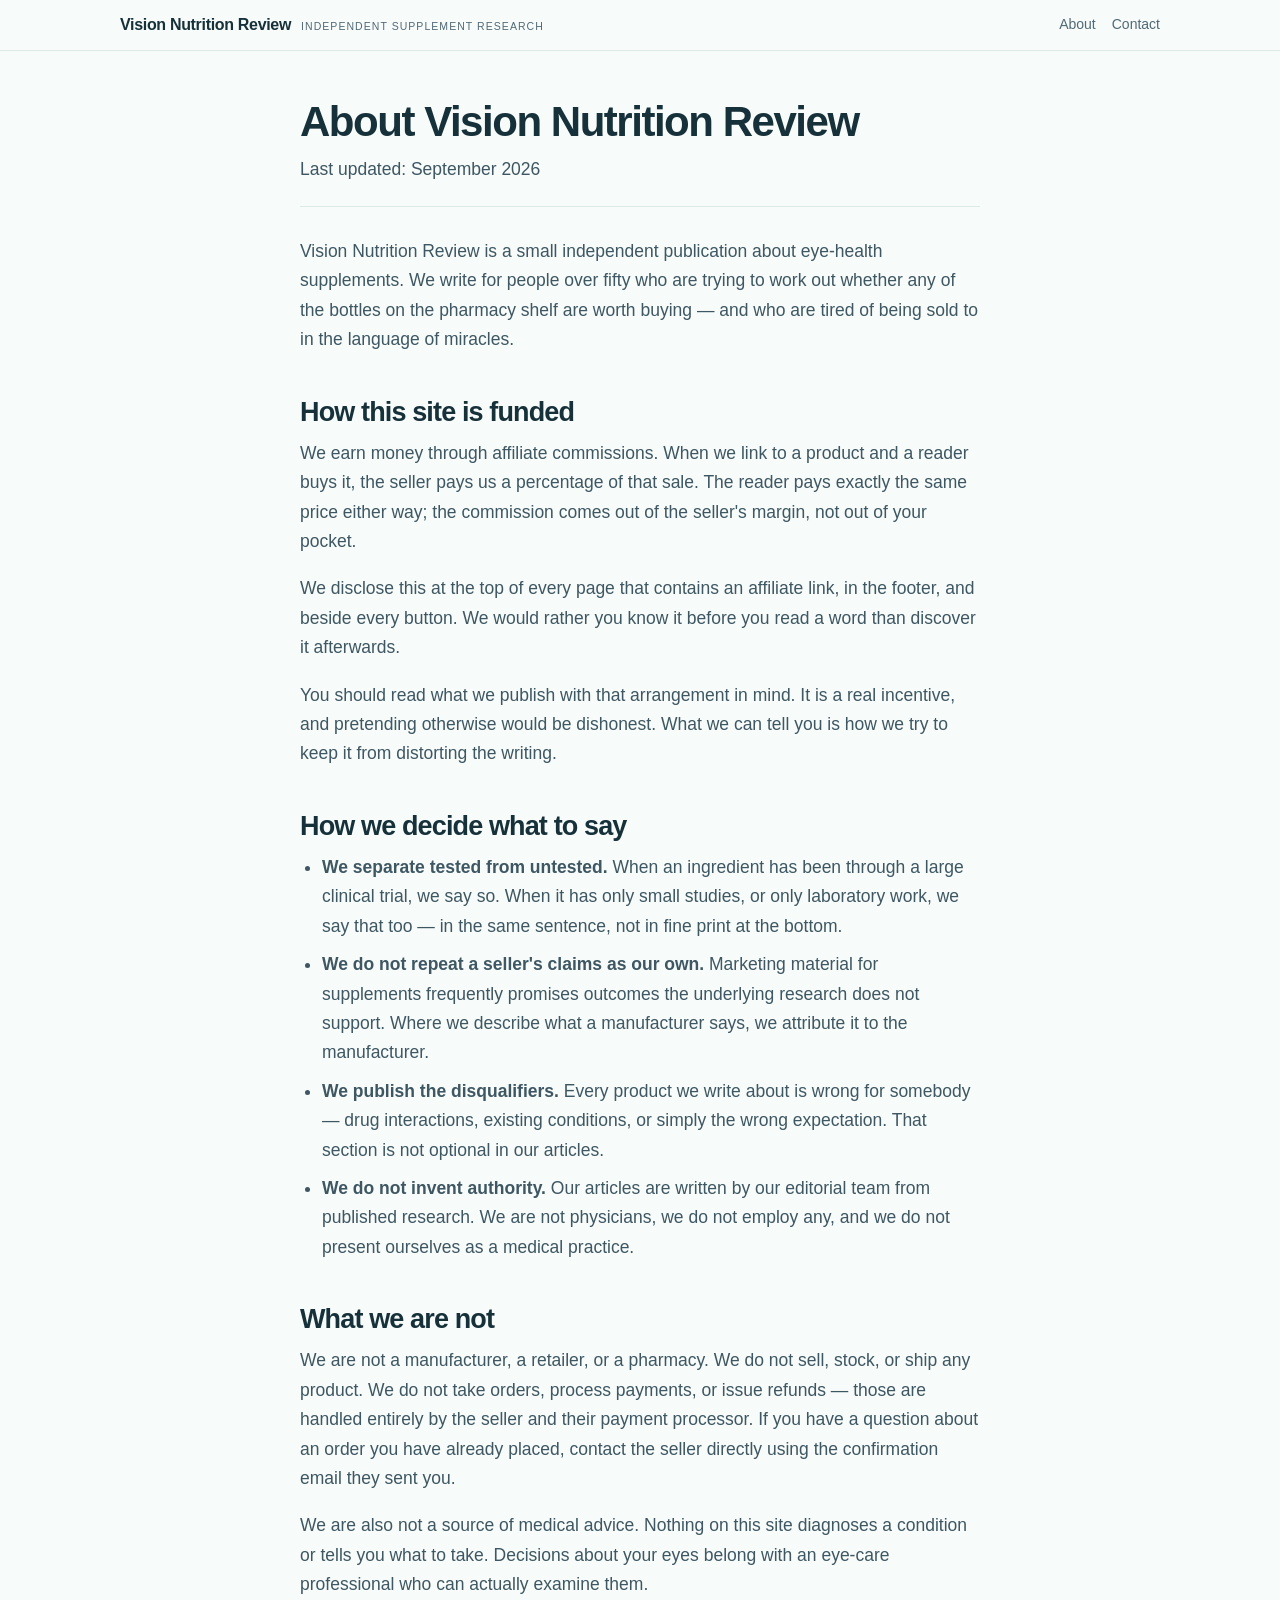
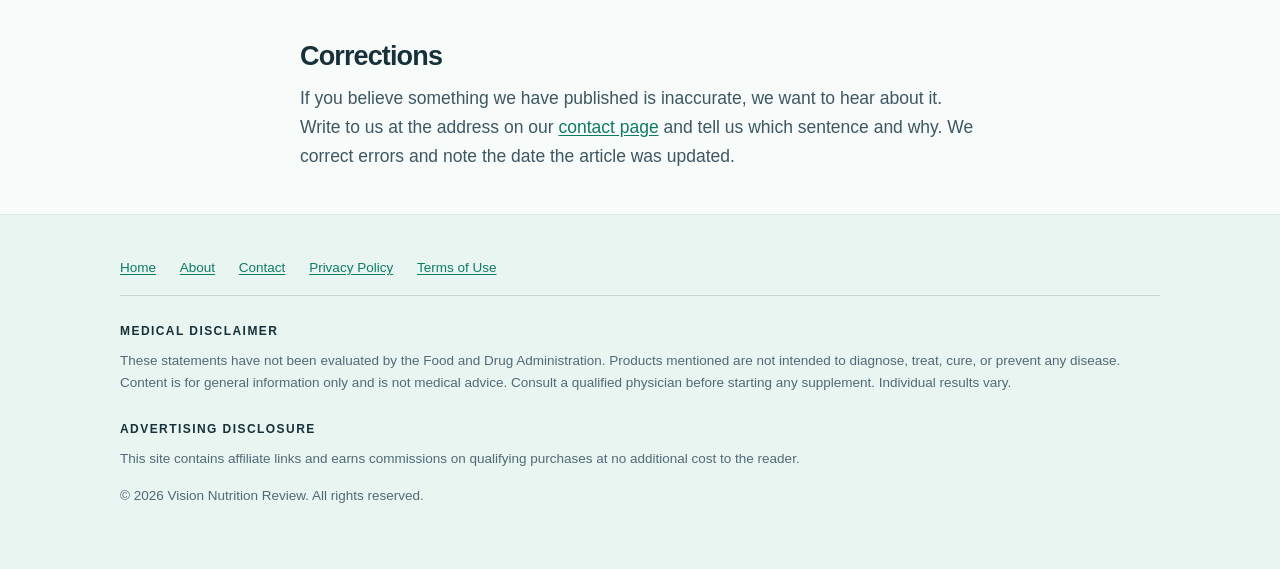
<file: about.html>
<!DOCTYPE html>
<html lang="en">
<head>
<meta charset="utf-8">
<meta name="viewport" content="width=device-width, initial-scale=1">
<title>About Us | Vision Nutrition Review</title>
<meta name="description" content="Who we are, how this site is funded, and how we decide what to recommend.">
<link rel="canonical" href="https://visioncaredaily.online/about.html">
<link rel="preconnect" href="https://fonts.googleapis.com">
<link rel="preconnect" href="https://fonts.gstatic.com" crossorigin>
<link href="https://fonts.googleapis.com/css2?family=Fraunces:opsz,wght@9..144,400;9..144,600;9..144,700&family=Source+Serif+4:opsz,wght@8..60,400;8..60,600&display=swap" rel="stylesheet">
<link rel="stylesheet" href="assets/style.css">
<link rel="icon" href="data:image/svg+xml,<svg xmlns='http://www.w3.org/2000/svg' viewBox='0 0 100 100'><text y='.9em' font-size='90'>&#128065;</text></svg>">
<!-- TAG DE CONVERSÃO DO GOOGLE ADS - cole o mesmo snippet do index.html aqui -->
</head>
<body>

<a class="skip" href="#main">Skip to main content</a>

<header class="masthead">
  <div class="wrap--wide">
    <a class="brand" href="./">Vision Nutrition Review<span>Independent supplement research</span></a>
    <nav aria-label="Site">
      <a href="about.html">About</a>
      <a href="contact.html">Contact</a>
    </nav>
  </div>
</header>

<main id="main">
<div class="page">
  <div class="wrap">

    <h1>About Vision Nutrition Review</h1>
    <p class="updated">Last updated: September 2026</p>

    <p>Vision Nutrition Review is a small independent publication about eye-health
    supplements. We write for people over fifty who are trying to work out whether any of
    the bottles on the pharmacy shelf are worth buying &mdash; and who are tired of being sold
    to in the language of miracles.</p>

    <h2>How this site is funded</h2>

    <p>We earn money through affiliate commissions. When we link to a product and a reader
    buys it, the seller pays us a percentage of that sale. The reader pays exactly the same
    price either way; the commission comes out of the seller's margin, not out of your
    pocket.</p>

    <p>We disclose this at the top of every page that contains an affiliate link, in the
    footer, and beside every button. We would rather you know it before you read a word than
    discover it afterwards.</p>

    <p>You should read what we publish with that arrangement in mind. It is a real
    incentive, and pretending otherwise would be dishonest. What we can tell you is how we
    try to keep it from distorting the writing.</p>

    <h2>How we decide what to say</h2>

    <ul>
      <li><strong>We separate tested from untested.</strong> When an ingredient has been
      through a large clinical trial, we say so. When it has only small studies, or only
      laboratory work, we say that too &mdash; in the same sentence, not in fine print at the
      bottom.</li>
      <li><strong>We do not repeat a seller's claims as our own.</strong> Marketing material
      for supplements frequently promises outcomes the underlying research does not support.
      Where we describe what a manufacturer says, we attribute it to the manufacturer.</li>
      <li><strong>We publish the disqualifiers.</strong> Every product we write about is
      wrong for somebody &mdash; drug interactions, existing conditions, or simply the wrong
      expectation. That section is not optional in our articles.</li>
      <li><strong>We do not invent authority.</strong> Our articles are written by our
      editorial team from published research. We are not physicians, we do not employ any,
      and we do not present ourselves as a medical practice.</li>
    </ul>

    <h2>What we are not</h2>

    <p>We are not a manufacturer, a retailer, or a pharmacy. We do not sell, stock, or ship
    any product. We do not take orders, process payments, or issue refunds &mdash; those are
    handled entirely by the seller and their payment processor. If you have a question about
    an order you have already placed, contact the seller directly using the confirmation
    email they sent you.</p>

    <p>We are also not a source of medical advice. Nothing on this site diagnoses a
    condition or tells you what to take. Decisions about your eyes belong with an eye-care
    professional who can actually examine them.</p>

    <h2>Corrections</h2>

    <p>If you believe something we have published is inaccurate, we want to hear about it.
    Write to us at the address on our <a href="contact.html">contact page</a> and tell us
    which sentence and why. We correct errors and note the date the article was updated.</p>

  </div>
</div>
</main>

<footer>
  <div class="wrap--wide">
    <nav aria-label="Footer">
      <a href="./">Home</a>
      <a href="about.html">About</a>
      <a href="contact.html">Contact</a>
      <a href="privacy.html">Privacy Policy</a>
      <a href="terms.html">Terms of Use</a>
    </nav>
    <h4>Medical disclaimer</h4>
    <p>These statements have not been evaluated by the Food and Drug Administration. Products
    mentioned are not intended to diagnose, treat, cure, or prevent any disease. Content is
    for general information only and is not medical advice. Consult a qualified physician
    before starting any supplement. Individual results vary.</p>
    <h4>Advertising disclosure</h4>
    <p>This site contains affiliate links and earns commissions on qualifying purchases at no
    additional cost to the reader.</p>
    <p>&copy; 2026 Vision Nutrition Review. All rights reserved.</p>
  </div>
</footer>

</body>
</html>
</file>
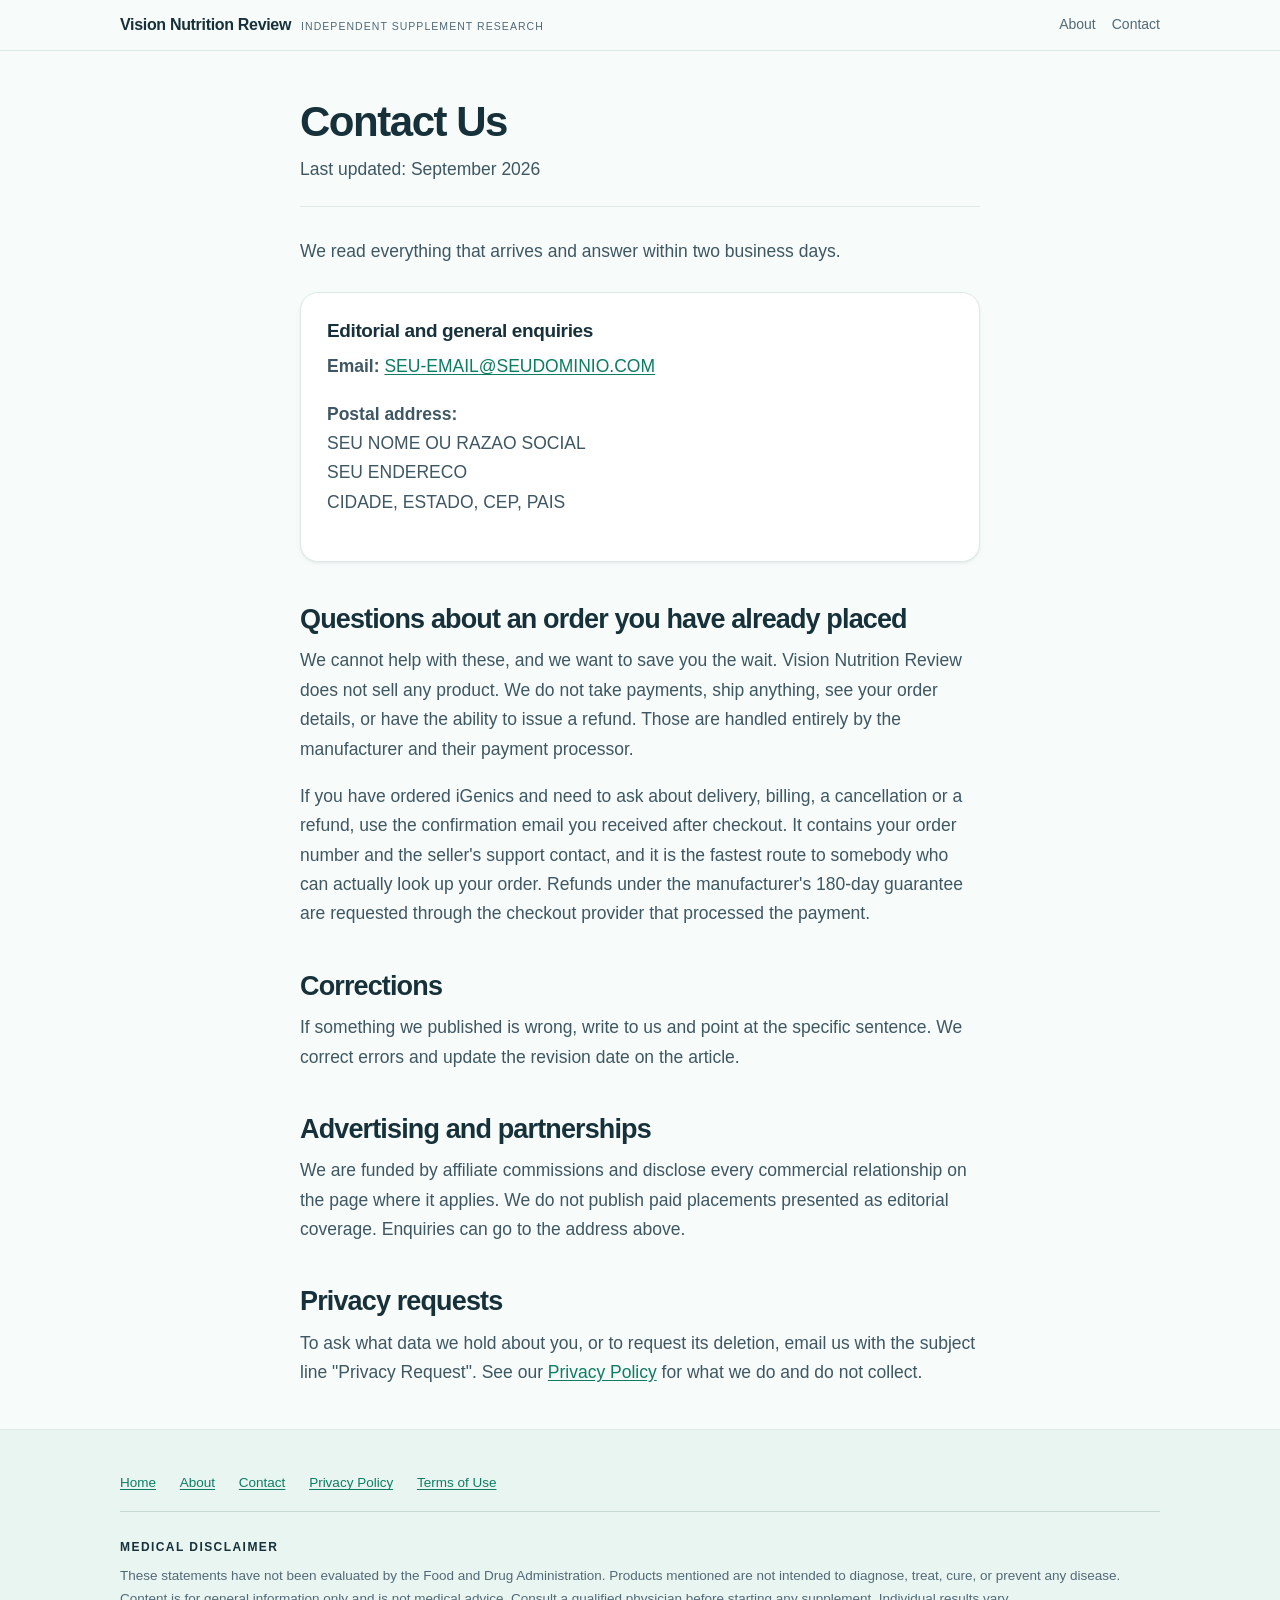
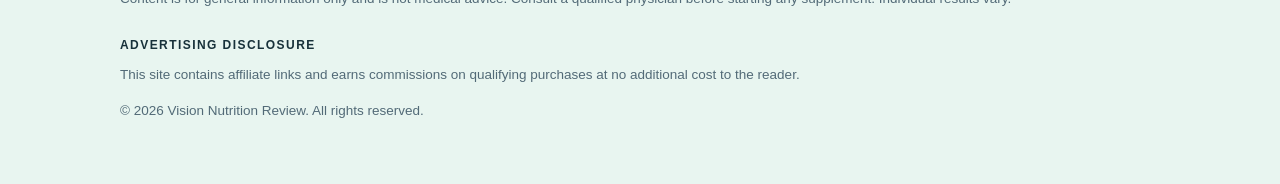
<file: contact.html>
<!DOCTYPE html>
<html lang="en">
<head>
<meta charset="utf-8">
<meta name="viewport" content="width=device-width, initial-scale=1">
<title>Contact Us | Vision Nutrition Review</title>
<meta name="description" content="How to reach Vision Nutrition Review, and where to go for questions about an order.">
<link rel="canonical" href="https://visioncaredaily.online/contact.html">
<link rel="preconnect" href="https://fonts.googleapis.com">
<link rel="preconnect" href="https://fonts.gstatic.com" crossorigin>
<link href="https://fonts.googleapis.com/css2?family=Fraunces:opsz,wght@9..144,400;9..144,600;9..144,700&family=Source+Serif+4:opsz,wght@8..60,400;8..60,600&display=swap" rel="stylesheet">
<link rel="stylesheet" href="assets/style.css">
<link rel="icon" href="data:image/svg+xml,<svg xmlns='http://www.w3.org/2000/svg' viewBox='0 0 100 100'><text y='.9em' font-size='90'>&#128065;</text></svg>">
<!-- TAG DE CONVERSÃO DO GOOGLE ADS - cole o mesmo snippet do index.html aqui -->
</head>
<body>

<a class="skip" href="#main">Skip to main content</a>

<header class="masthead">
  <div class="wrap--wide">
    <a class="brand" href="./">Vision Nutrition Review<span>Independent supplement research</span></a>
    <nav aria-label="Site">
      <a href="about.html">About</a>
      <a href="contact.html">Contact</a>
    </nav>
  </div>
</header>

<main id="main">
<div class="page">
  <div class="wrap">

    <h1>Contact Us</h1>
    <p class="updated">Last updated: September 2026</p>

    <p>We read everything that arrives and answer within two business days.</p>

    <div class="box">
      <h3>Editorial and general enquiries</h3>
      <p><strong>Email:</strong> <a href="mailto:SEU-EMAIL@SEUDOMINIO.COM">SEU-EMAIL@SEUDOMINIO.COM</a></p>
      <p><strong>Postal address:</strong><br>
      SEU NOME OU RAZAO SOCIAL<br>
      SEU ENDERECO<br>
      CIDADE, ESTADO, CEP, PAIS</p>
    </div>

    <h2>Questions about an order you have already placed</h2>

    <p>We cannot help with these, and we want to save you the wait. Vision Nutrition Review
    does not sell any product. We do not take payments, ship anything, see your order
    details, or have the ability to issue a refund. Those are handled entirely by the
    manufacturer and their payment processor.</p>

    <p>If you have ordered iGenics and need to ask about delivery, billing, a cancellation or
    a refund, use the confirmation email you received after checkout. It contains your order
    number and the seller's support contact, and it is the fastest route to somebody who can
    actually look up your order. Refunds under the manufacturer's 180-day guarantee are
    requested through the checkout provider that processed the payment.</p>

    <h2>Corrections</h2>

    <p>If something we published is wrong, write to us and point at the specific sentence.
    We correct errors and update the revision date on the article.</p>

    <h2>Advertising and partnerships</h2>

    <p>We are funded by affiliate commissions and disclose every commercial relationship on
    the page where it applies. We do not publish paid placements presented as editorial
    coverage. Enquiries can go to the address above.</p>

    <h2>Privacy requests</h2>

    <p>To ask what data we hold about you, or to request its deletion, email us with the
    subject line "Privacy Request". See our <a href="privacy.html">Privacy Policy</a> for
    what we do and do not collect.</p>

  </div>
</div>
</main>

<footer>
  <div class="wrap--wide">
    <nav aria-label="Footer">
      <a href="./">Home</a>
      <a href="about.html">About</a>
      <a href="contact.html">Contact</a>
      <a href="privacy.html">Privacy Policy</a>
      <a href="terms.html">Terms of Use</a>
    </nav>
    <h4>Medical disclaimer</h4>
    <p>These statements have not been evaluated by the Food and Drug Administration. Products
    mentioned are not intended to diagnose, treat, cure, or prevent any disease. Content is
    for general information only and is not medical advice. Consult a qualified physician
    before starting any supplement. Individual results vary.</p>
    <h4>Advertising disclosure</h4>
    <p>This site contains affiliate links and earns commissions on qualifying purchases at no
    additional cost to the reader.</p>
    <p>&copy; 2026 Vision Nutrition Review. All rights reserved.</p>
  </div>
</footer>

</body>
</html>
</file>
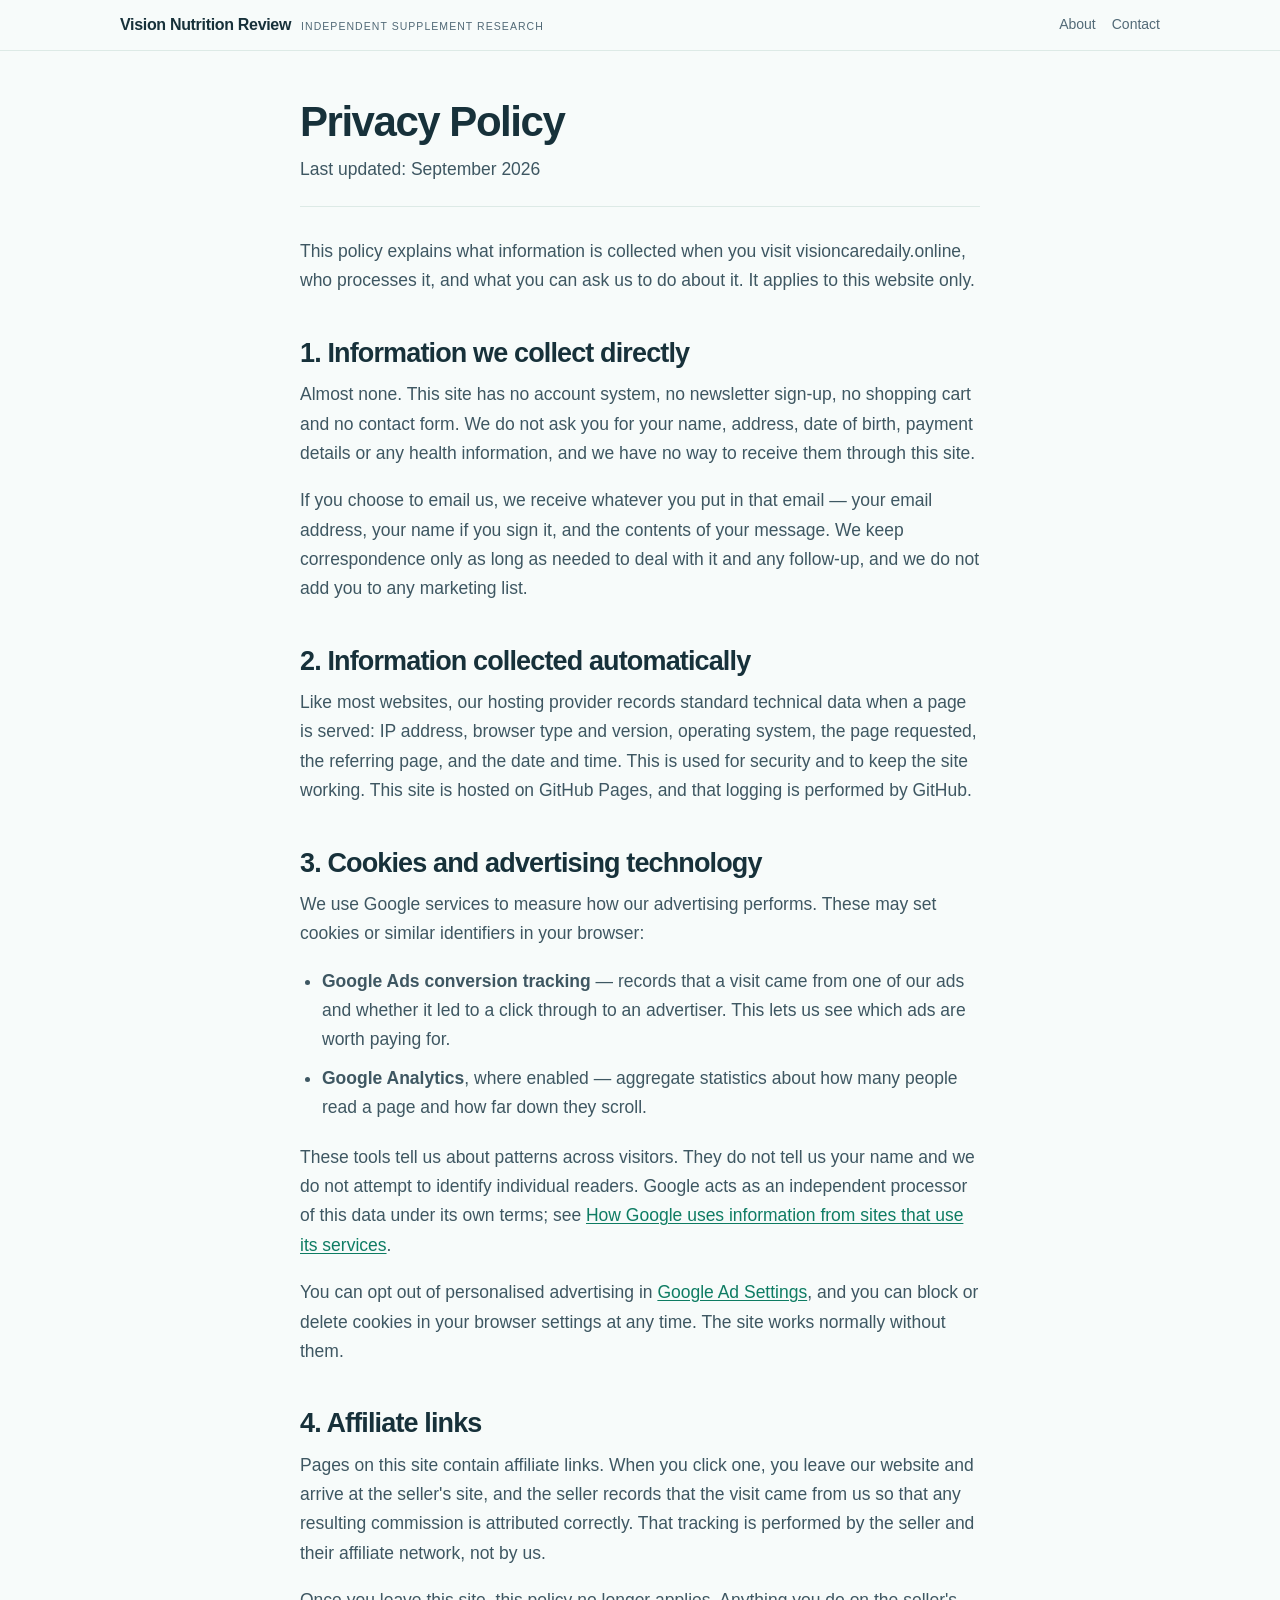
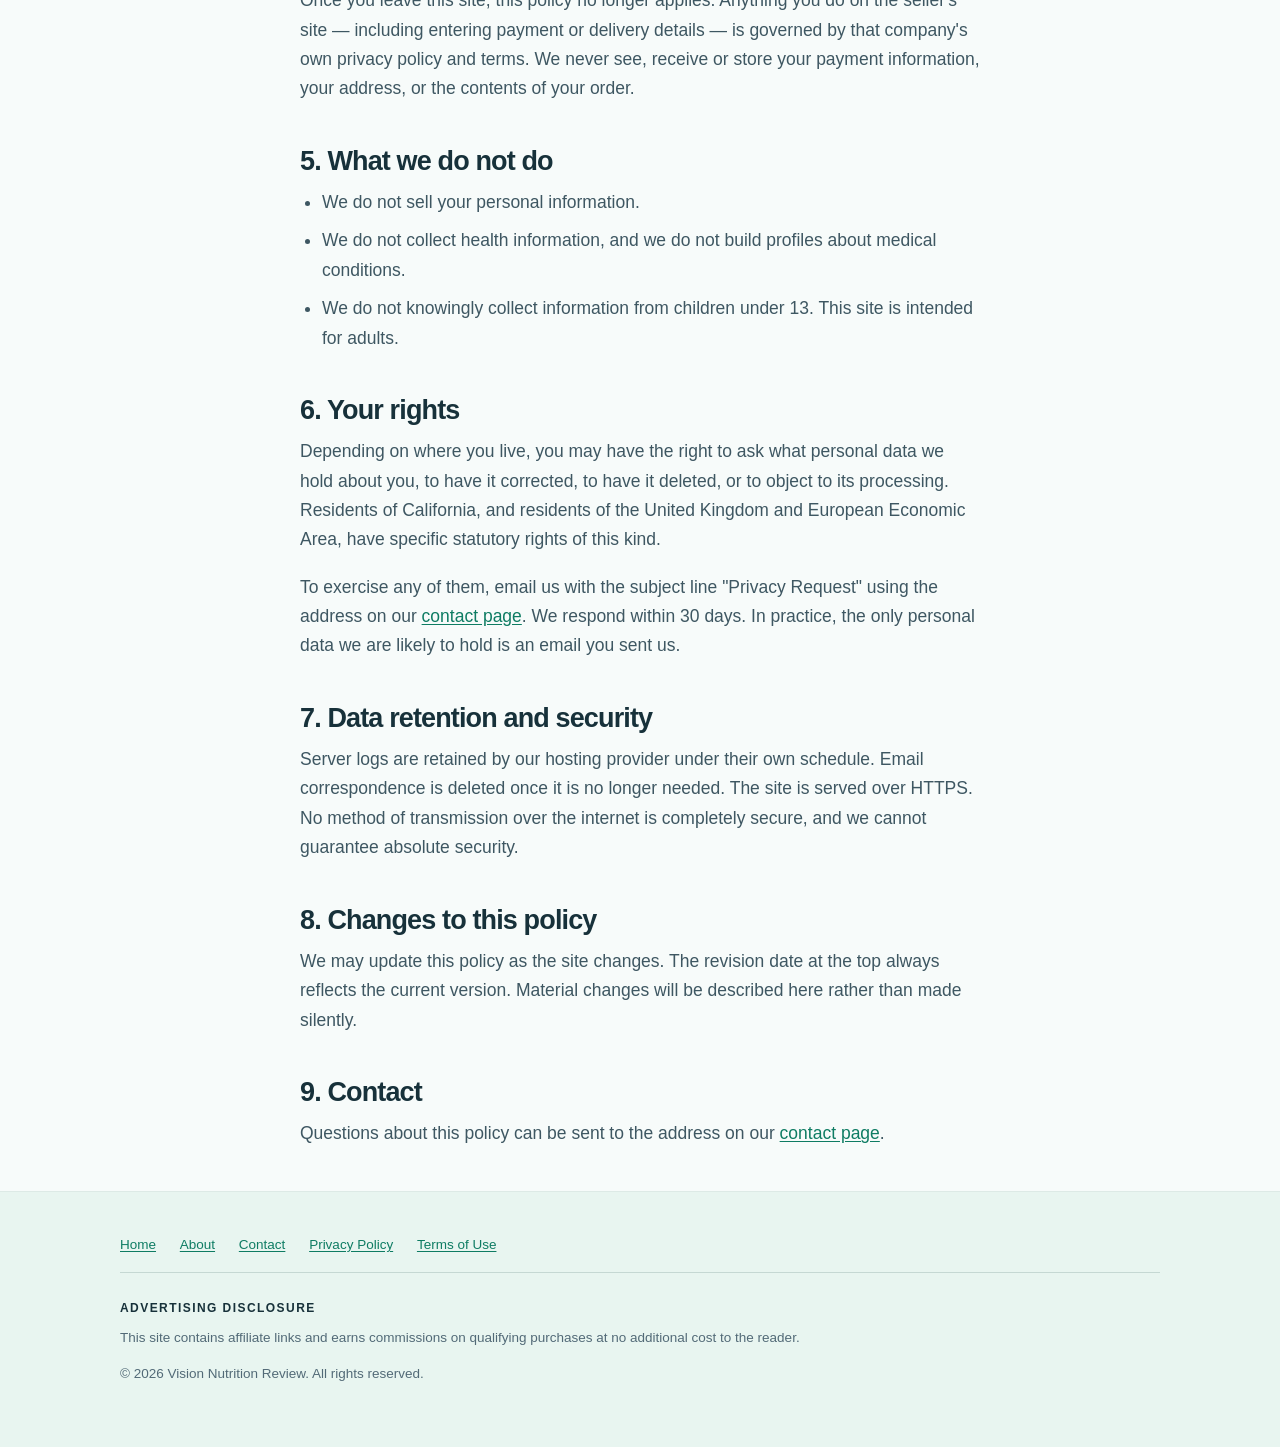
<file: privacy.html>
<!DOCTYPE html>
<html lang="en">
<head>
<meta charset="utf-8">
<meta name="viewport" content="width=device-width, initial-scale=1">
<title>Privacy Policy | Vision Nutrition Review</title>
<meta name="description" content="What data this site collects, who processes it, and how to request its deletion.">
<link rel="canonical" href="https://visioncaredaily.online/privacy.html">
<meta name="robots" content="noindex, follow">
<link rel="preconnect" href="https://fonts.googleapis.com">
<link rel="preconnect" href="https://fonts.gstatic.com" crossorigin>
<link href="https://fonts.googleapis.com/css2?family=Fraunces:opsz,wght@9..144,400;9..144,600;9..144,700&family=Source+Serif+4:opsz,wght@8..60,400;8..60,600&display=swap" rel="stylesheet">
<link rel="stylesheet" href="assets/style.css">
<link rel="icon" href="data:image/svg+xml,<svg xmlns='http://www.w3.org/2000/svg' viewBox='0 0 100 100'><text y='.9em' font-size='90'>&#128065;</text></svg>">
<!-- TAG DE CONVERSÃO DO GOOGLE ADS - cole o mesmo snippet do index.html aqui -->
</head>
<body>

<a class="skip" href="#main">Skip to main content</a>

<header class="masthead">
  <div class="wrap--wide">
    <a class="brand" href="./">Vision Nutrition Review<span>Independent supplement research</span></a>
    <nav aria-label="Site">
      <a href="about.html">About</a>
      <a href="contact.html">Contact</a>
    </nav>
  </div>
</header>

<main id="main">
<div class="page">
  <div class="wrap">

    <h1>Privacy Policy</h1>
    <p class="updated">Last updated: September 2026</p>

    <p>This policy explains what information is collected when you visit
    visioncaredaily.online, who processes it, and what you can ask us to do about it. It
    applies to this website only.</p>

    <h2>1. Information we collect directly</h2>

    <p>Almost none. This site has no account system, no newsletter sign-up, no shopping cart
    and no contact form. We do not ask you for your name, address, date of birth, payment
    details or any health information, and we have no way to receive them through this site.</p>

    <p>If you choose to email us, we receive whatever you put in that email &mdash; your email
    address, your name if you sign it, and the contents of your message. We keep
    correspondence only as long as needed to deal with it and any follow-up, and we do not
    add you to any marketing list.</p>

    <h2>2. Information collected automatically</h2>

    <p>Like most websites, our hosting provider records standard technical data when a page
    is served: IP address, browser type and version, operating system, the page requested,
    the referring page, and the date and time. This is used for security and to keep the site
    working. This site is hosted on GitHub Pages, and that logging is performed by GitHub.</p>

    <h2>3. Cookies and advertising technology</h2>

    <p>We use Google services to measure how our advertising performs. These may set cookies
    or similar identifiers in your browser:</p>

    <ul>
      <li><strong>Google Ads conversion tracking</strong> &mdash; records that a visit came
      from one of our ads and whether it led to a click through to an advertiser. This lets us
      see which ads are worth paying for.</li>
      <li><strong>Google Analytics</strong>, where enabled &mdash; aggregate statistics about
      how many people read a page and how far down they scroll.</li>
    </ul>

    <p>These tools tell us about patterns across visitors. They do not tell us your name and
    we do not attempt to identify individual readers. Google acts as an independent processor
    of this data under its own terms; see
    <a href="https://policies.google.com/technologies/partner-sites" target="_blank" rel="noopener">How Google uses information from sites that use its services</a>.</p>

    <p>You can opt out of personalised advertising in
    <a href="https://myadcenter.google.com/" target="_blank" rel="noopener">Google Ad Settings</a>,
    and you can block or delete cookies in your browser settings at any time. The site works
    normally without them.</p>

    <h2>4. Affiliate links</h2>

    <p>Pages on this site contain affiliate links. When you click one, you leave our website
    and arrive at the seller's site, and the seller records that the visit came from us so
    that any resulting commission is attributed correctly. That tracking is performed by the
    seller and their affiliate network, not by us.</p>

    <p>Once you leave this site, this policy no longer applies. Anything you do on the
    seller's site &mdash; including entering payment or delivery details &mdash; is governed by
    that company's own privacy policy and terms. We never see, receive or store your payment
    information, your address, or the contents of your order.</p>

    <h2>5. What we do not do</h2>

    <ul>
      <li>We do not sell your personal information.</li>
      <li>We do not collect health information, and we do not build profiles about medical
      conditions.</li>
      <li>We do not knowingly collect information from children under 13. This site is
      intended for adults.</li>
    </ul>

    <h2>6. Your rights</h2>

    <p>Depending on where you live, you may have the right to ask what personal data we hold
    about you, to have it corrected, to have it deleted, or to object to its processing.
    Residents of California, and residents of the United Kingdom and European Economic Area,
    have specific statutory rights of this kind.</p>

    <p>To exercise any of them, email us with the subject line "Privacy Request" using the
    address on our <a href="contact.html">contact page</a>. We respond within 30 days. In
    practice, the only personal data we are likely to hold is an email you sent us.</p>

    <h2>7. Data retention and security</h2>

    <p>Server logs are retained by our hosting provider under their own schedule. Email
    correspondence is deleted once it is no longer needed. The site is served over HTTPS.
    No method of transmission over the internet is completely secure, and we cannot guarantee
    absolute security.</p>

    <h2>8. Changes to this policy</h2>

    <p>We may update this policy as the site changes. The revision date at the top always
    reflects the current version. Material changes will be described here rather than made
    silently.</p>

    <h2>9. Contact</h2>

    <p>Questions about this policy can be sent to the address on our
    <a href="contact.html">contact page</a>.</p>

  </div>
</div>
</main>

<footer>
  <div class="wrap--wide">
    <nav aria-label="Footer">
      <a href="./">Home</a>
      <a href="about.html">About</a>
      <a href="contact.html">Contact</a>
      <a href="privacy.html">Privacy Policy</a>
      <a href="terms.html">Terms of Use</a>
    </nav>
    <h4>Advertising disclosure</h4>
    <p>This site contains affiliate links and earns commissions on qualifying purchases at no
    additional cost to the reader.</p>
    <p>&copy; 2026 Vision Nutrition Review. All rights reserved.</p>
  </div>
</footer>

</body>
</html>
</file>
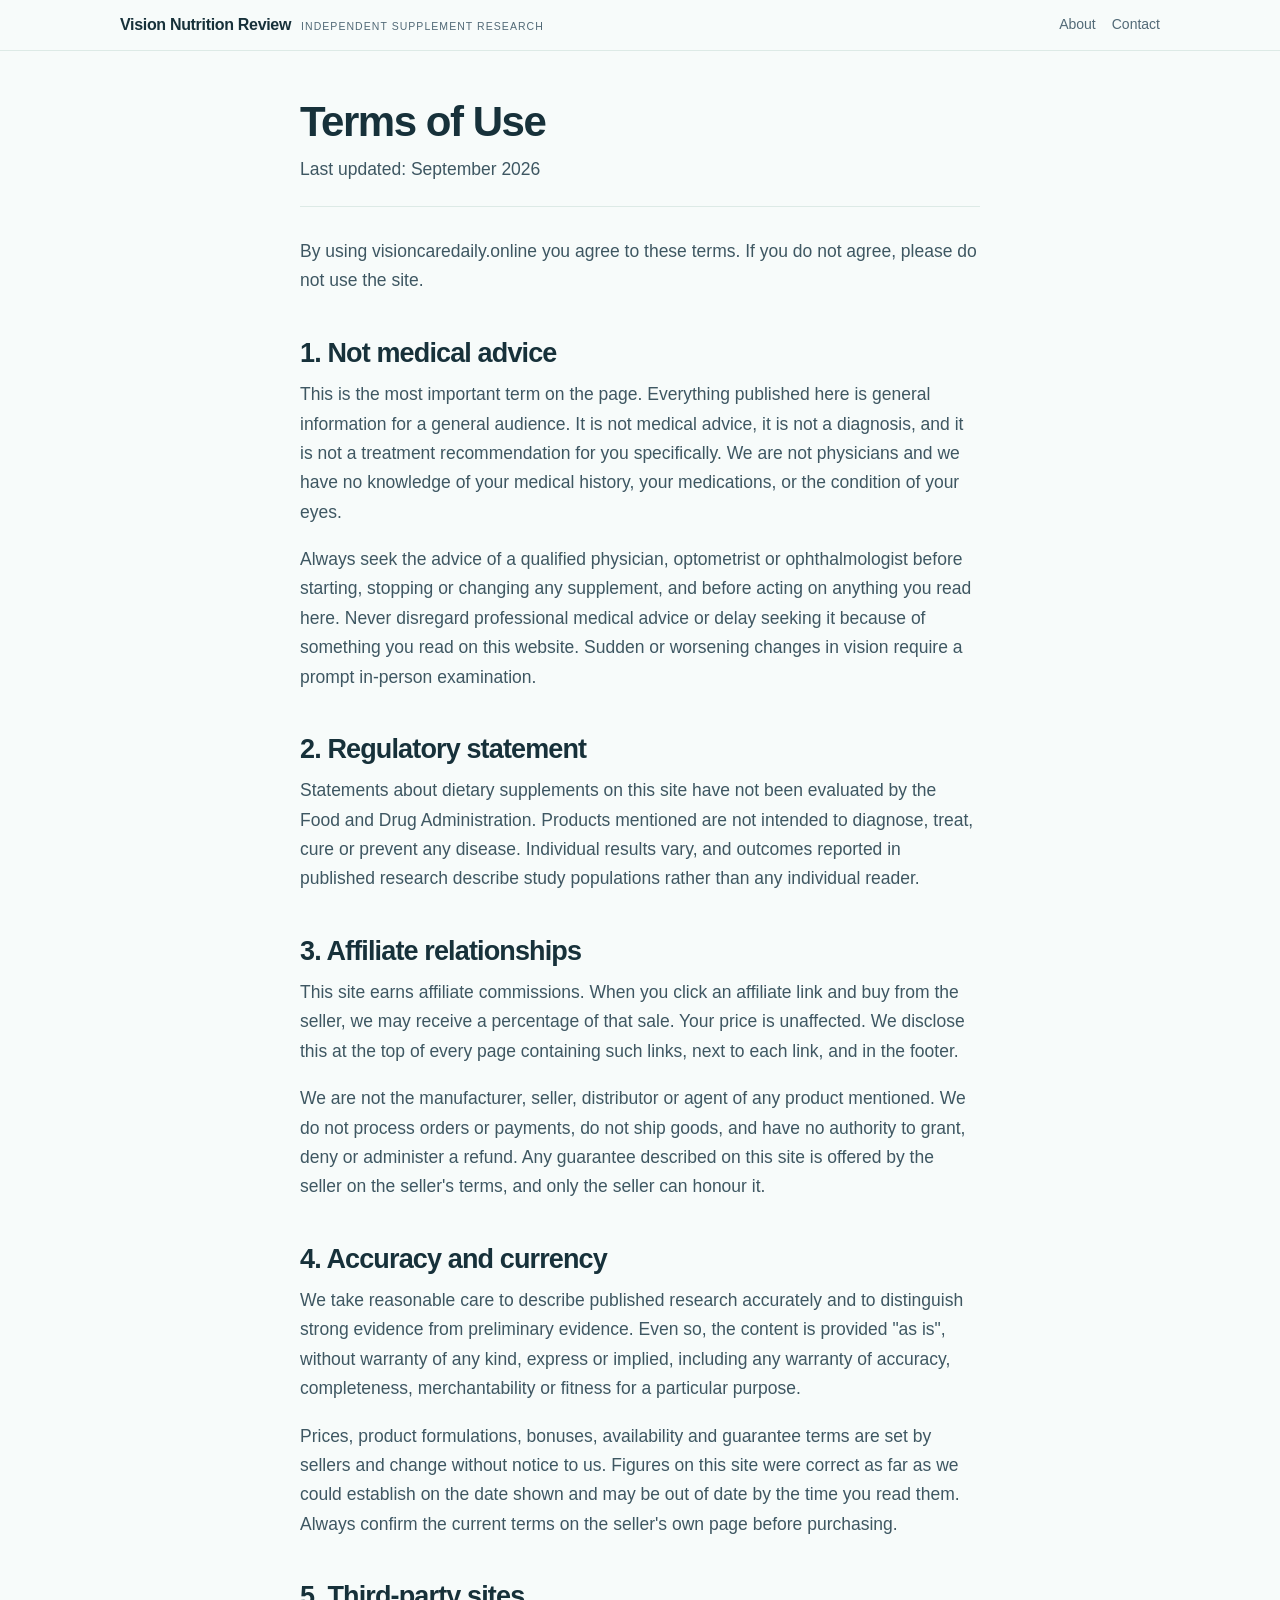
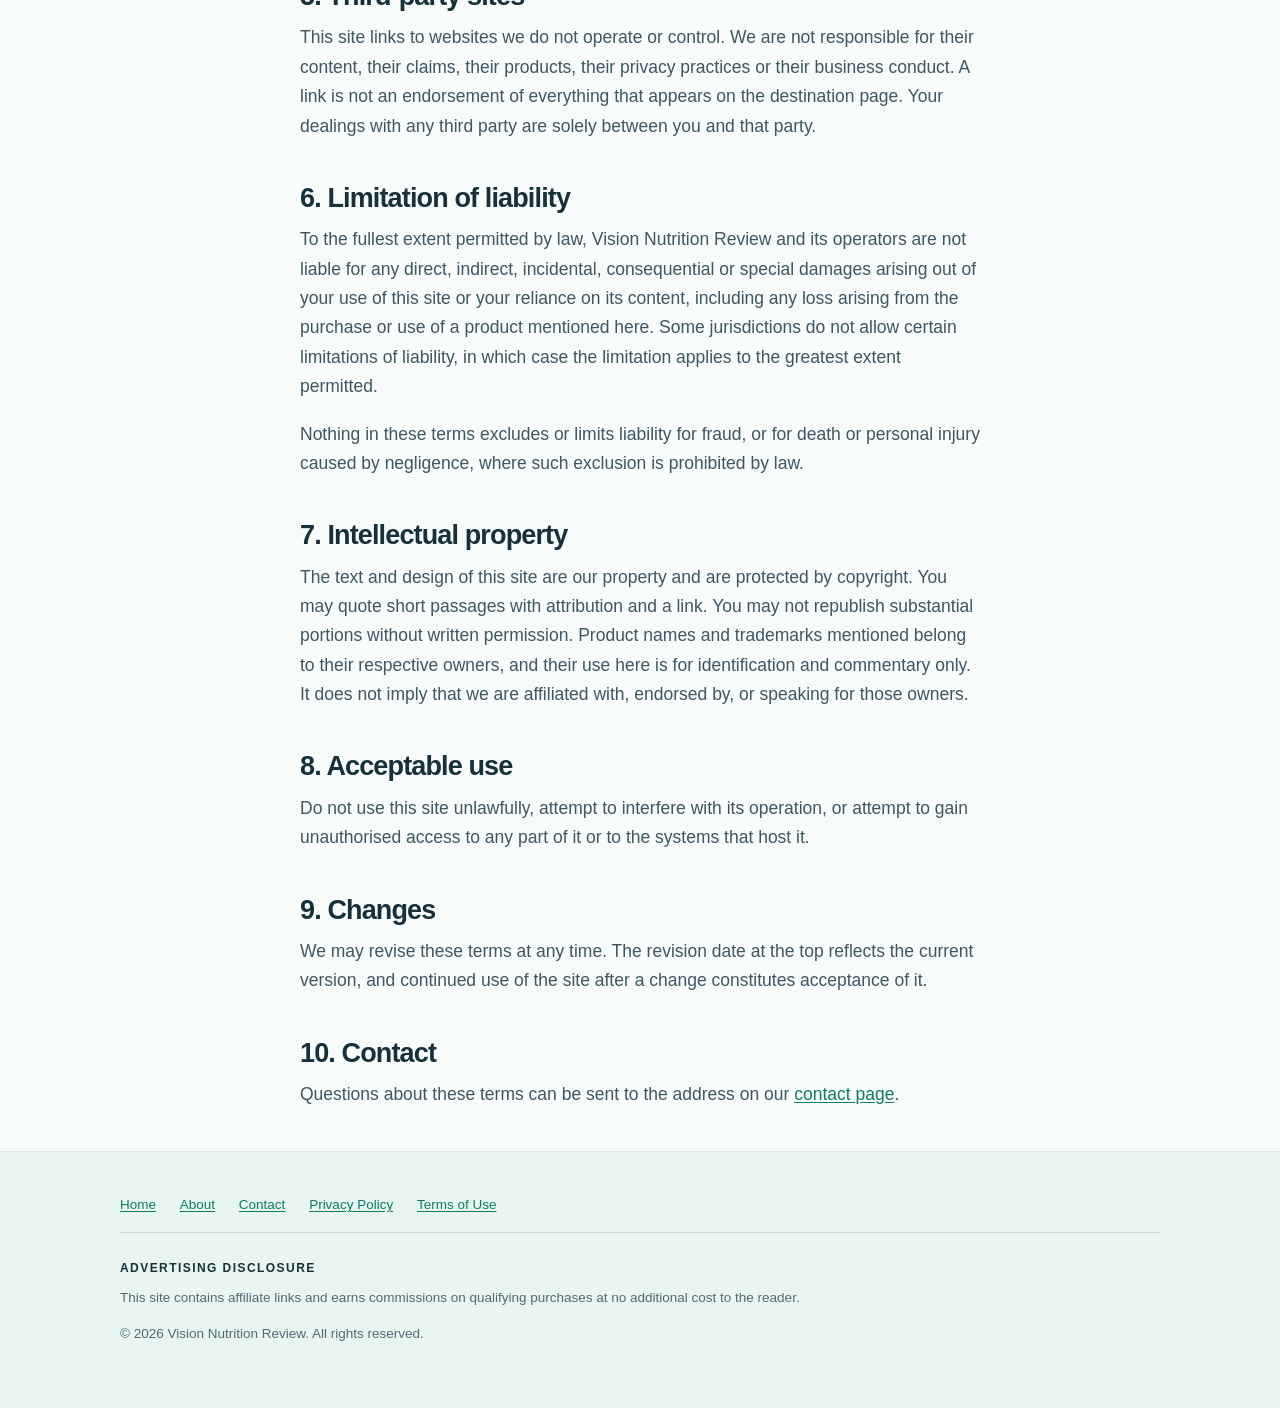
<file: terms.html>
<!DOCTYPE html>
<html lang="en">
<head>
<meta charset="utf-8">
<meta name="viewport" content="width=device-width, initial-scale=1">
<title>Terms of Use | Vision Nutrition Review</title>
<meta name="description" content="The terms that apply to your use of this website, including our medical and affiliate disclaimers.">
<link rel="canonical" href="https://visioncaredaily.online/terms.html">
<meta name="robots" content="noindex, follow">
<link rel="preconnect" href="https://fonts.googleapis.com">
<link rel="preconnect" href="https://fonts.gstatic.com" crossorigin>
<link href="https://fonts.googleapis.com/css2?family=Fraunces:opsz,wght@9..144,400;9..144,600;9..144,700&family=Source+Serif+4:opsz,wght@8..60,400;8..60,600&display=swap" rel="stylesheet">
<link rel="stylesheet" href="assets/style.css">
<link rel="icon" href="data:image/svg+xml,<svg xmlns='http://www.w3.org/2000/svg' viewBox='0 0 100 100'><text y='.9em' font-size='90'>&#128065;</text></svg>">
<!-- TAG DE CONVERSÃO DO GOOGLE ADS - cole o mesmo snippet do index.html aqui -->
</head>
<body>

<a class="skip" href="#main">Skip to main content</a>

<header class="masthead">
  <div class="wrap--wide">
    <a class="brand" href="./">Vision Nutrition Review<span>Independent supplement research</span></a>
    <nav aria-label="Site">
      <a href="about.html">About</a>
      <a href="contact.html">Contact</a>
    </nav>
  </div>
</header>

<main id="main">
<div class="page">
  <div class="wrap">

    <h1>Terms of Use</h1>
    <p class="updated">Last updated: September 2026</p>

    <p>By using visioncaredaily.online you agree to these terms. If you do not agree,
    please do not use the site.</p>

    <h2>1. Not medical advice</h2>

    <p>This is the most important term on the page. Everything published here is general
    information for a general audience. It is not medical advice, it is not a diagnosis, and
    it is not a treatment recommendation for you specifically. We are not physicians and we
    have no knowledge of your medical history, your medications, or the condition of your
    eyes.</p>

    <p>Always seek the advice of a qualified physician, optometrist or ophthalmologist before
    starting, stopping or changing any supplement, and before acting on anything you read
    here. Never disregard professional medical advice or delay seeking it because of
    something you read on this website. Sudden or worsening changes in vision require a
    prompt in-person examination.</p>

    <h2>2. Regulatory statement</h2>

    <p>Statements about dietary supplements on this site have not been evaluated by the Food
    and Drug Administration. Products mentioned are not intended to diagnose, treat, cure or
    prevent any disease. Individual results vary, and outcomes reported in published research
    describe study populations rather than any individual reader.</p>

    <h2>3. Affiliate relationships</h2>

    <p>This site earns affiliate commissions. When you click an affiliate link and buy from
    the seller, we may receive a percentage of that sale. Your price is unaffected. We
    disclose this at the top of every page containing such links, next to each link, and in
    the footer.</p>

    <p>We are not the manufacturer, seller, distributor or agent of any product mentioned. We
    do not process orders or payments, do not ship goods, and have no authority to grant,
    deny or administer a refund. Any guarantee described on this site is offered by the seller
    on the seller's terms, and only the seller can honour it.</p>

    <h2>4. Accuracy and currency</h2>

    <p>We take reasonable care to describe published research accurately and to distinguish
    strong evidence from preliminary evidence. Even so, the content is provided "as is",
    without warranty of any kind, express or implied, including any warranty of accuracy,
    completeness, merchantability or fitness for a particular purpose.</p>

    <p>Prices, product formulations, bonuses, availability and guarantee terms are set by
    sellers and change without notice to us. Figures on this site were correct as far as we
    could establish on the date shown and may be out of date by the time you read them.
    Always confirm the current terms on the seller's own page before purchasing.</p>

    <h2>5. Third-party sites</h2>

    <p>This site links to websites we do not operate or control. We are not responsible for
    their content, their claims, their products, their privacy practices or their business
    conduct. A link is not an endorsement of everything that appears on the destination page.
    Your dealings with any third party are solely between you and that party.</p>

    <h2>6. Limitation of liability</h2>

    <p>To the fullest extent permitted by law, Vision Nutrition Review and its operators are
    not liable for any direct, indirect, incidental, consequential or special damages arising
    out of your use of this site or your reliance on its content, including any loss arising
    from the purchase or use of a product mentioned here. Some jurisdictions do not allow
    certain limitations of liability, in which case the limitation applies to the greatest
    extent permitted.</p>

    <p>Nothing in these terms excludes or limits liability for fraud, or for death or
    personal injury caused by negligence, where such exclusion is prohibited by law.</p>

    <h2>7. Intellectual property</h2>

    <p>The text and design of this site are our property and are protected by copyright. You
    may quote short passages with attribution and a link. You may not republish substantial
    portions without written permission. Product names and trademarks mentioned belong to
    their respective owners, and their use here is for identification and commentary only. It
    does not imply that we are affiliated with, endorsed by, or speaking for those owners.</p>

    <h2>8. Acceptable use</h2>

    <p>Do not use this site unlawfully, attempt to interfere with its operation, or attempt to
    gain unauthorised access to any part of it or to the systems that host it.</p>

    <h2>9. Changes</h2>

    <p>We may revise these terms at any time. The revision date at the top reflects the
    current version, and continued use of the site after a change constitutes acceptance of
    it.</p>

    <h2>10. Contact</h2>

    <p>Questions about these terms can be sent to the address on our
    <a href="contact.html">contact page</a>.</p>

  </div>
</div>
</main>

<footer>
  <div class="wrap--wide">
    <nav aria-label="Footer">
      <a href="./">Home</a>
      <a href="about.html">About</a>
      <a href="contact.html">Contact</a>
      <a href="privacy.html">Privacy Policy</a>
      <a href="terms.html">Terms of Use</a>
    </nav>
    <h4>Advertising disclosure</h4>
    <p>This site contains affiliate links and earns commissions on qualifying purchases at no
    additional cost to the reader.</p>
    <p>&copy; 2026 Vision Nutrition Review. All rights reserved.</p>
  </div>
</footer>

</body>
</html>
</file>
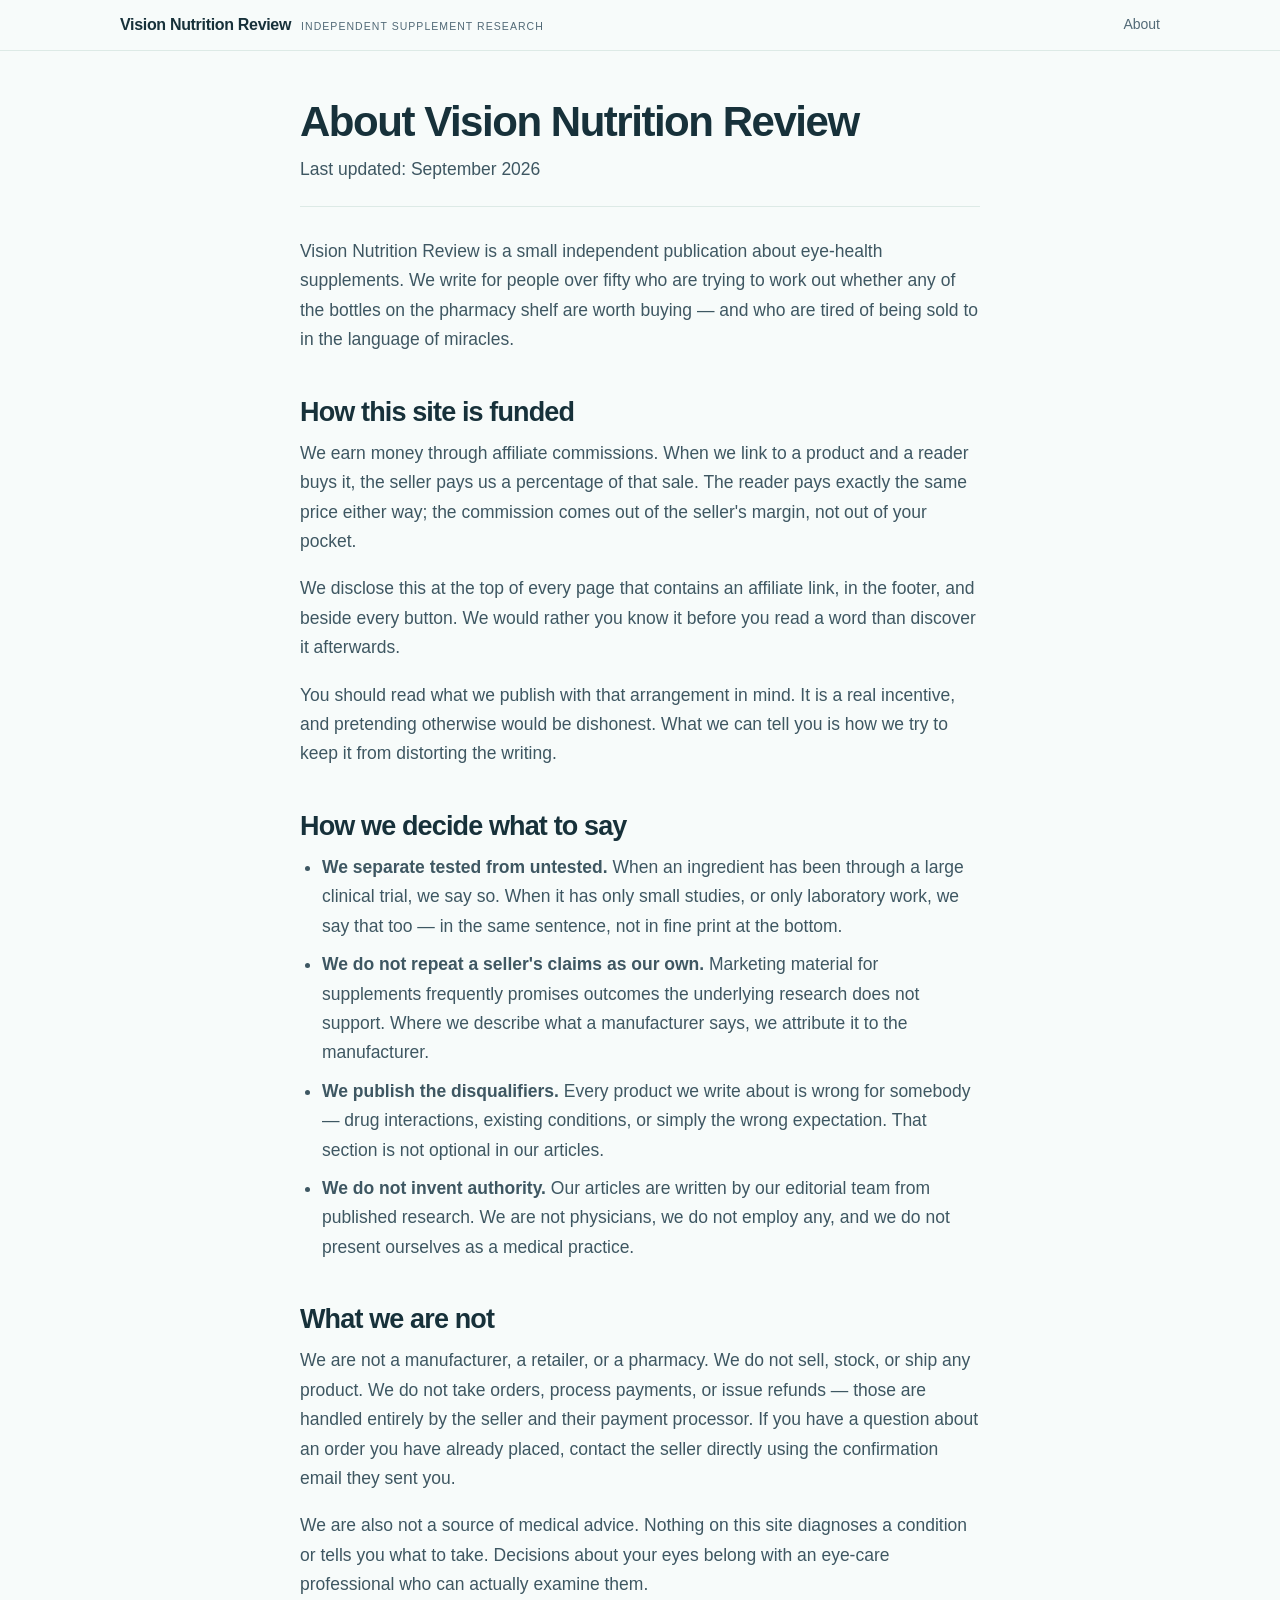
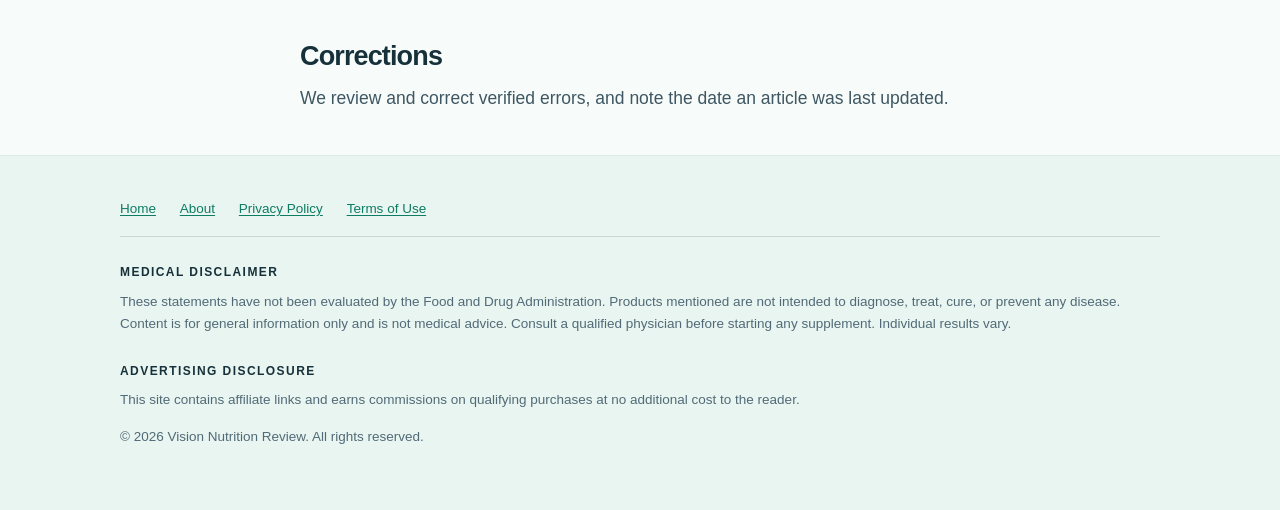
<file: igenics/about.html>
<!DOCTYPE html>
<html lang="en">
<head>
<meta charset="utf-8">
<meta name="viewport" content="width=device-width, initial-scale=1">
<title>About Us | Vision Nutrition Review</title>
<meta name="description" content="Who we are, how this site is funded, and how we decide what to recommend.">
<link rel="canonical" href="https://visioncaredaily.online/igenics/about.html">
<link rel="preconnect" href="https://fonts.googleapis.com">
<link rel="preconnect" href="https://fonts.gstatic.com" crossorigin>
<link href="https://fonts.googleapis.com/css2?family=Fraunces:opsz,wght@9..144,400;9..144,600;9..144,700&family=Source+Serif+4:opsz,wght@8..60,400;8..60,600&display=swap" rel="stylesheet">
<link rel="stylesheet" href="assets/style.css">
<link rel="icon" type="image/svg+xml" href="assets/img/favicon.svg">
<link rel="icon" type="image/png" sizes="32x32" href="assets/img/favicon-32.png">
<link rel="apple-touch-icon" sizes="180x180" href="assets/img/favicon-180.png">
<!-- Google tag (gtag.js) -->
<script async src="https://www.googletagmanager.com/gtag/js?id=AW-17661285188"></script>
<script>
  window.dataLayer = window.dataLayer || [];
  function gtag(){dataLayer.push(arguments);}
  gtag("js", new Date());
  gtag("config", "AW-17661285188");
</script>
</head>
<body>

<a class="skip" href="#main">Skip to main content</a>

<header class="masthead">
  <div class="wrap--wide">
    <a class="brand" href="./">Vision Nutrition Review<span>Independent supplement research</span></a>
    <nav aria-label="Site">
      <a href="about.html">About</a>
    </nav>
  </div>
</header>

<main id="main">
<div class="page">
  <div class="wrap">

    <h1>About Vision Nutrition Review</h1>
    <p class="updated">Last updated: September 2026</p>

    <p>Vision Nutrition Review is a small independent publication about eye-health
    supplements. We write for people over fifty who are trying to work out whether any of
    the bottles on the pharmacy shelf are worth buying &mdash; and who are tired of being sold
    to in the language of miracles.</p>

    <h2>How this site is funded</h2>

    <p>We earn money through affiliate commissions. When we link to a product and a reader
    buys it, the seller pays us a percentage of that sale. The reader pays exactly the same
    price either way; the commission comes out of the seller's margin, not out of your
    pocket.</p>

    <p>We disclose this at the top of every page that contains an affiliate link, in the
    footer, and beside every button. We would rather you know it before you read a word than
    discover it afterwards.</p>

    <p>You should read what we publish with that arrangement in mind. It is a real
    incentive, and pretending otherwise would be dishonest. What we can tell you is how we
    try to keep it from distorting the writing.</p>

    <h2>How we decide what to say</h2>

    <ul>
      <li><strong>We separate tested from untested.</strong> When an ingredient has been
      through a large clinical trial, we say so. When it has only small studies, or only
      laboratory work, we say that too &mdash; in the same sentence, not in fine print at the
      bottom.</li>
      <li><strong>We do not repeat a seller's claims as our own.</strong> Marketing material
      for supplements frequently promises outcomes the underlying research does not support.
      Where we describe what a manufacturer says, we attribute it to the manufacturer.</li>
      <li><strong>We publish the disqualifiers.</strong> Every product we write about is
      wrong for somebody &mdash; drug interactions, existing conditions, or simply the wrong
      expectation. That section is not optional in our articles.</li>
      <li><strong>We do not invent authority.</strong> Our articles are written by our
      editorial team from published research. We are not physicians, we do not employ any,
      and we do not present ourselves as a medical practice.</li>
    </ul>

    <h2>What we are not</h2>

    <p>We are not a manufacturer, a retailer, or a pharmacy. We do not sell, stock, or ship
    any product. We do not take orders, process payments, or issue refunds &mdash; those are
    handled entirely by the seller and their payment processor. If you have a question about
    an order you have already placed, contact the seller directly using the confirmation
    email they sent you.</p>

    <p>We are also not a source of medical advice. Nothing on this site diagnoses a
    condition or tells you what to take. Decisions about your eyes belong with an eye-care
    professional who can actually examine them.</p>

    <h2>Corrections</h2>

    <p>We review and correct verified errors, and note the date an article was last
    updated.</p>

  </div>
</div>
</main>

<footer>
  <div class="wrap--wide">
    <nav aria-label="Footer">
      <a href="./">Home</a>
      <a href="about.html">About</a>
      <a href="privacy.html">Privacy Policy</a>
      <a href="terms.html">Terms of Use</a>
    </nav>
    <h4>Medical disclaimer</h4>
    <p>These statements have not been evaluated by the Food and Drug Administration. Products
    mentioned are not intended to diagnose, treat, cure, or prevent any disease. Content is
    for general information only and is not medical advice. Consult a qualified physician
    before starting any supplement. Individual results vary.</p>
    <h4>Advertising disclosure</h4>
    <p>This site contains affiliate links and earns commissions on qualifying purchases at no
    additional cost to the reader.</p>
    <p>&copy; 2026 Vision Nutrition Review. All rights reserved.</p>
  </div>
</footer>

</body>
</html>
</file>
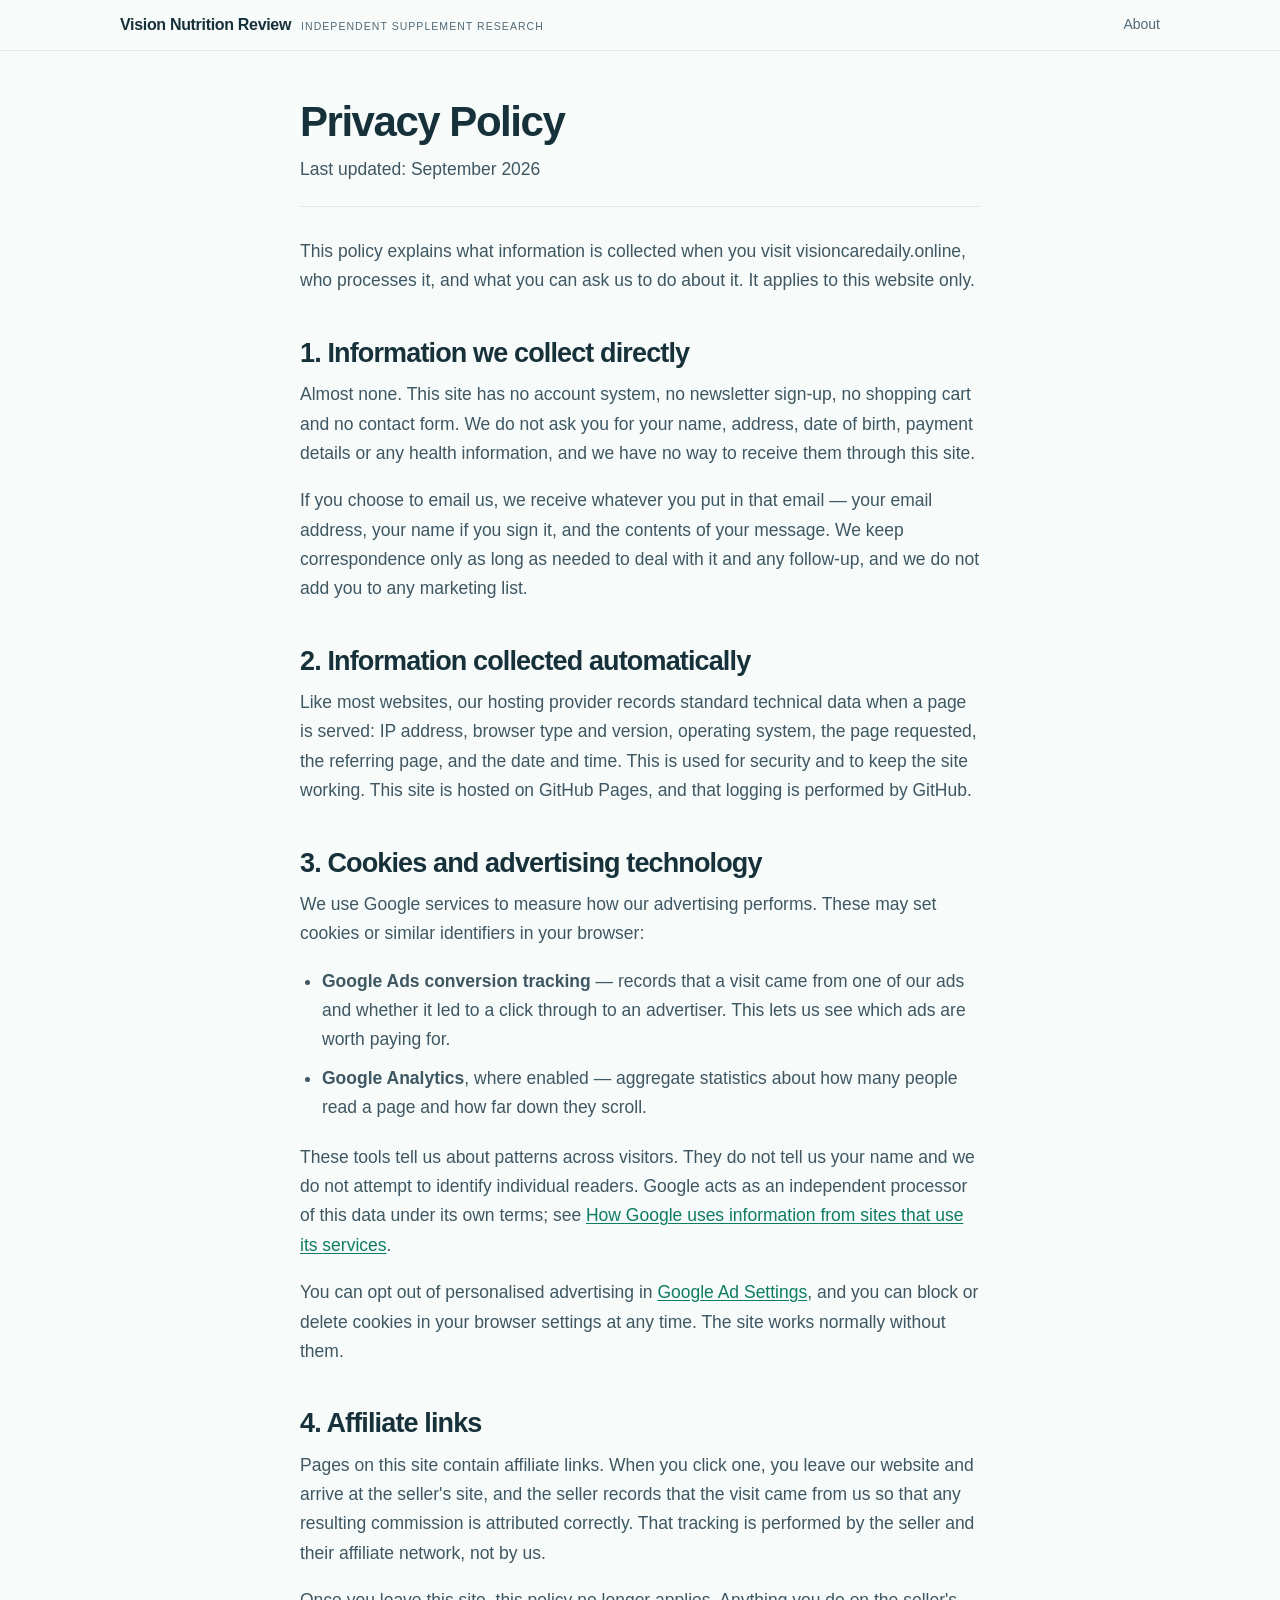
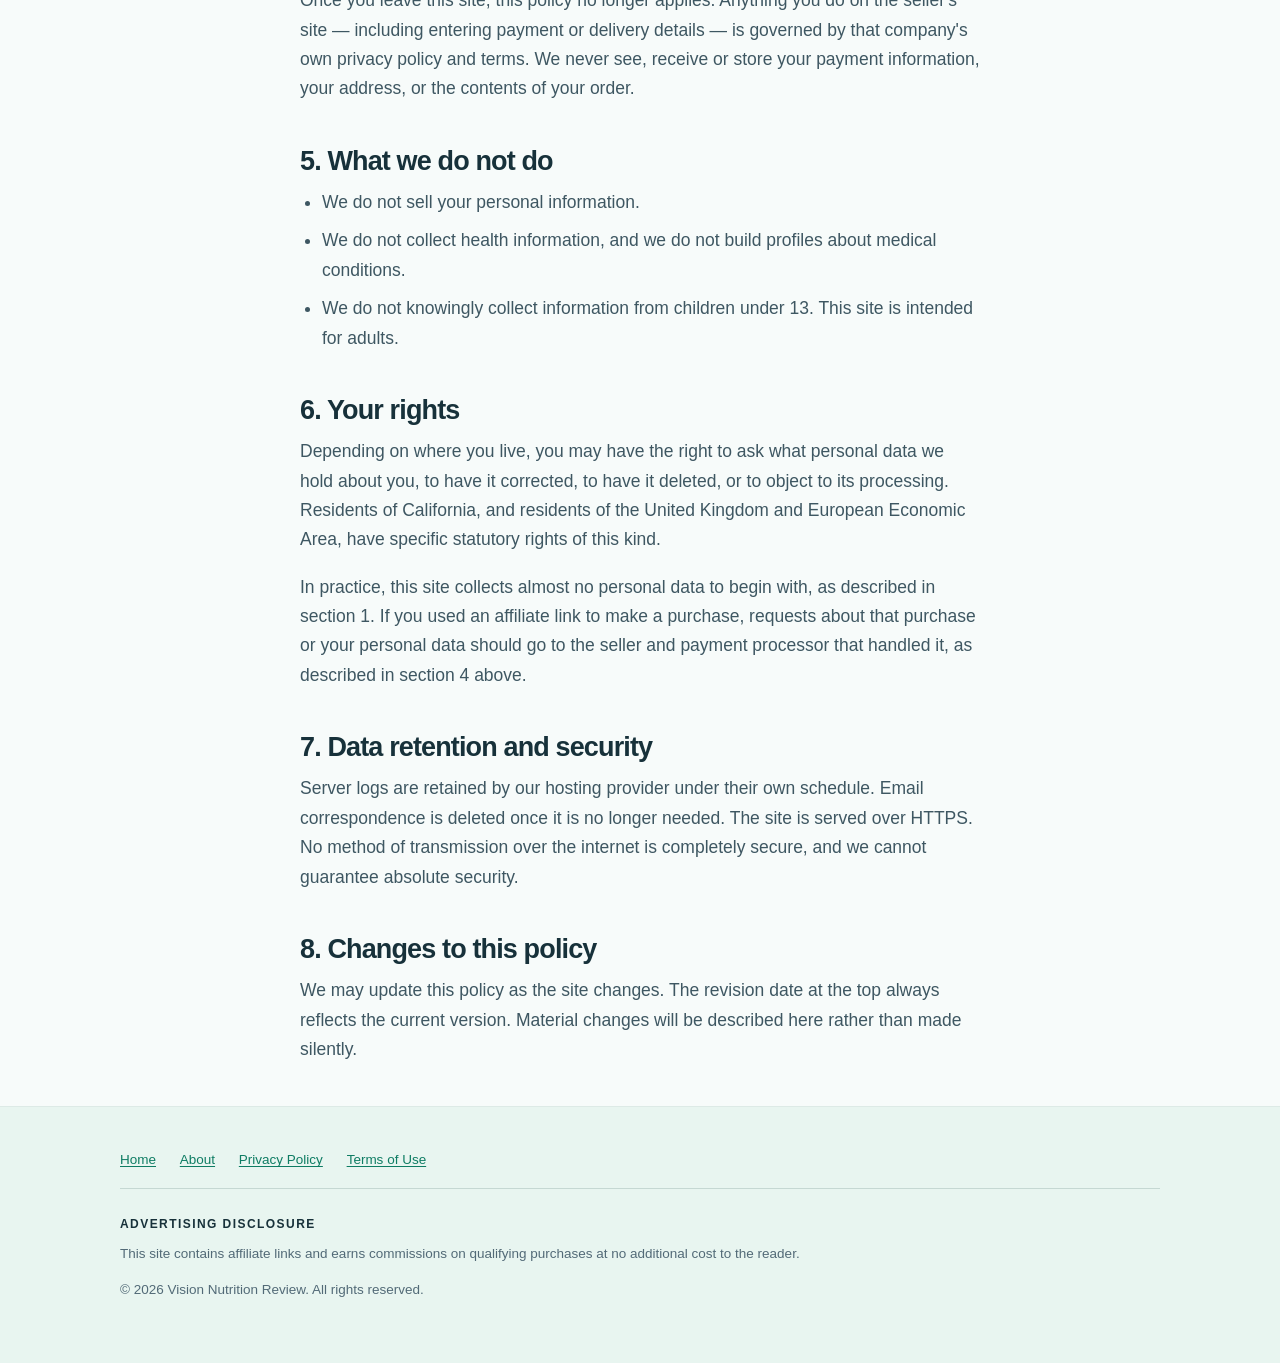
<file: igenics/privacy.html>
<!DOCTYPE html>
<html lang="en">
<head>
<meta charset="utf-8">
<meta name="viewport" content="width=device-width, initial-scale=1">
<title>Privacy Policy | Vision Nutrition Review</title>
<meta name="description" content="What data this site collects, who processes it, and how to request its deletion.">
<link rel="canonical" href="https://visioncaredaily.online/igenics/privacy.html">
<meta name="robots" content="noindex, follow">
<link rel="preconnect" href="https://fonts.googleapis.com">
<link rel="preconnect" href="https://fonts.gstatic.com" crossorigin>
<link href="https://fonts.googleapis.com/css2?family=Fraunces:opsz,wght@9..144,400;9..144,600;9..144,700&family=Source+Serif+4:opsz,wght@8..60,400;8..60,600&display=swap" rel="stylesheet">
<link rel="stylesheet" href="assets/style.css">
<link rel="icon" type="image/svg+xml" href="assets/img/favicon.svg">
<link rel="icon" type="image/png" sizes="32x32" href="assets/img/favicon-32.png">
<link rel="apple-touch-icon" sizes="180x180" href="assets/img/favicon-180.png">
<!-- Google tag (gtag.js) -->
<script async src="https://www.googletagmanager.com/gtag/js?id=AW-17661285188"></script>
<script>
  window.dataLayer = window.dataLayer || [];
  function gtag(){dataLayer.push(arguments);}
  gtag("js", new Date());
  gtag("config", "AW-17661285188");
</script>
</head>
<body>

<a class="skip" href="#main">Skip to main content</a>

<header class="masthead">
  <div class="wrap--wide">
    <a class="brand" href="./">Vision Nutrition Review<span>Independent supplement research</span></a>
    <nav aria-label="Site">
      <a href="about.html">About</a>
    </nav>
  </div>
</header>

<main id="main">
<div class="page">
  <div class="wrap">

    <h1>Privacy Policy</h1>
    <p class="updated">Last updated: September 2026</p>

    <p>This policy explains what information is collected when you visit
    visioncaredaily.online, who processes it, and what you can ask us to do about it. It
    applies to this website only.</p>

    <h2>1. Information we collect directly</h2>

    <p>Almost none. This site has no account system, no newsletter sign-up, no shopping cart
    and no contact form. We do not ask you for your name, address, date of birth, payment
    details or any health information, and we have no way to receive them through this site.</p>

    <p>If you choose to email us, we receive whatever you put in that email &mdash; your email
    address, your name if you sign it, and the contents of your message. We keep
    correspondence only as long as needed to deal with it and any follow-up, and we do not
    add you to any marketing list.</p>

    <h2>2. Information collected automatically</h2>

    <p>Like most websites, our hosting provider records standard technical data when a page
    is served: IP address, browser type and version, operating system, the page requested,
    the referring page, and the date and time. This is used for security and to keep the site
    working. This site is hosted on GitHub Pages, and that logging is performed by GitHub.</p>

    <h2>3. Cookies and advertising technology</h2>

    <p>We use Google services to measure how our advertising performs. These may set cookies
    or similar identifiers in your browser:</p>

    <ul>
      <li><strong>Google Ads conversion tracking</strong> &mdash; records that a visit came
      from one of our ads and whether it led to a click through to an advertiser. This lets us
      see which ads are worth paying for.</li>
      <li><strong>Google Analytics</strong>, where enabled &mdash; aggregate statistics about
      how many people read a page and how far down they scroll.</li>
    </ul>

    <p>These tools tell us about patterns across visitors. They do not tell us your name and
    we do not attempt to identify individual readers. Google acts as an independent processor
    of this data under its own terms; see
    <a href="https://policies.google.com/technologies/partner-sites" target="_blank" rel="noopener">How Google uses information from sites that use its services</a>.</p>

    <p>You can opt out of personalised advertising in
    <a href="https://myadcenter.google.com/" target="_blank" rel="noopener">Google Ad Settings</a>,
    and you can block or delete cookies in your browser settings at any time. The site works
    normally without them.</p>

    <h2>4. Affiliate links</h2>

    <p>Pages on this site contain affiliate links. When you click one, you leave our website
    and arrive at the seller's site, and the seller records that the visit came from us so
    that any resulting commission is attributed correctly. That tracking is performed by the
    seller and their affiliate network, not by us.</p>

    <p>Once you leave this site, this policy no longer applies. Anything you do on the
    seller's site &mdash; including entering payment or delivery details &mdash; is governed by
    that company's own privacy policy and terms. We never see, receive or store your payment
    information, your address, or the contents of your order.</p>

    <h2>5. What we do not do</h2>

    <ul>
      <li>We do not sell your personal information.</li>
      <li>We do not collect health information, and we do not build profiles about medical
      conditions.</li>
      <li>We do not knowingly collect information from children under 13. This site is
      intended for adults.</li>
    </ul>

    <h2>6. Your rights</h2>

    <p>Depending on where you live, you may have the right to ask what personal data we hold
    about you, to have it corrected, to have it deleted, or to object to its processing.
    Residents of California, and residents of the United Kingdom and European Economic Area,
    have specific statutory rights of this kind.</p>

    <p>In practice, this site collects almost no personal data to begin with, as described
    in section 1. If you used an affiliate link to make a purchase, requests about that
    purchase or your personal data should go to the seller and payment processor that
    handled it, as described in section 4 above.</p>

    <h2>7. Data retention and security</h2>

    <p>Server logs are retained by our hosting provider under their own schedule. Email
    correspondence is deleted once it is no longer needed. The site is served over HTTPS.
    No method of transmission over the internet is completely secure, and we cannot guarantee
    absolute security.</p>

    <h2>8. Changes to this policy</h2>

    <p>We may update this policy as the site changes. The revision date at the top always
    reflects the current version. Material changes will be described here rather than made
    silently.</p>

  </div>
</div>
</main>

<footer>
  <div class="wrap--wide">
    <nav aria-label="Footer">
      <a href="./">Home</a>
      <a href="about.html">About</a>
      <a href="privacy.html">Privacy Policy</a>
      <a href="terms.html">Terms of Use</a>
    </nav>
    <h4>Advertising disclosure</h4>
    <p>This site contains affiliate links and earns commissions on qualifying purchases at no
    additional cost to the reader.</p>
    <p>&copy; 2026 Vision Nutrition Review. All rights reserved.</p>
  </div>
</footer>

</body>
</html>
</file>
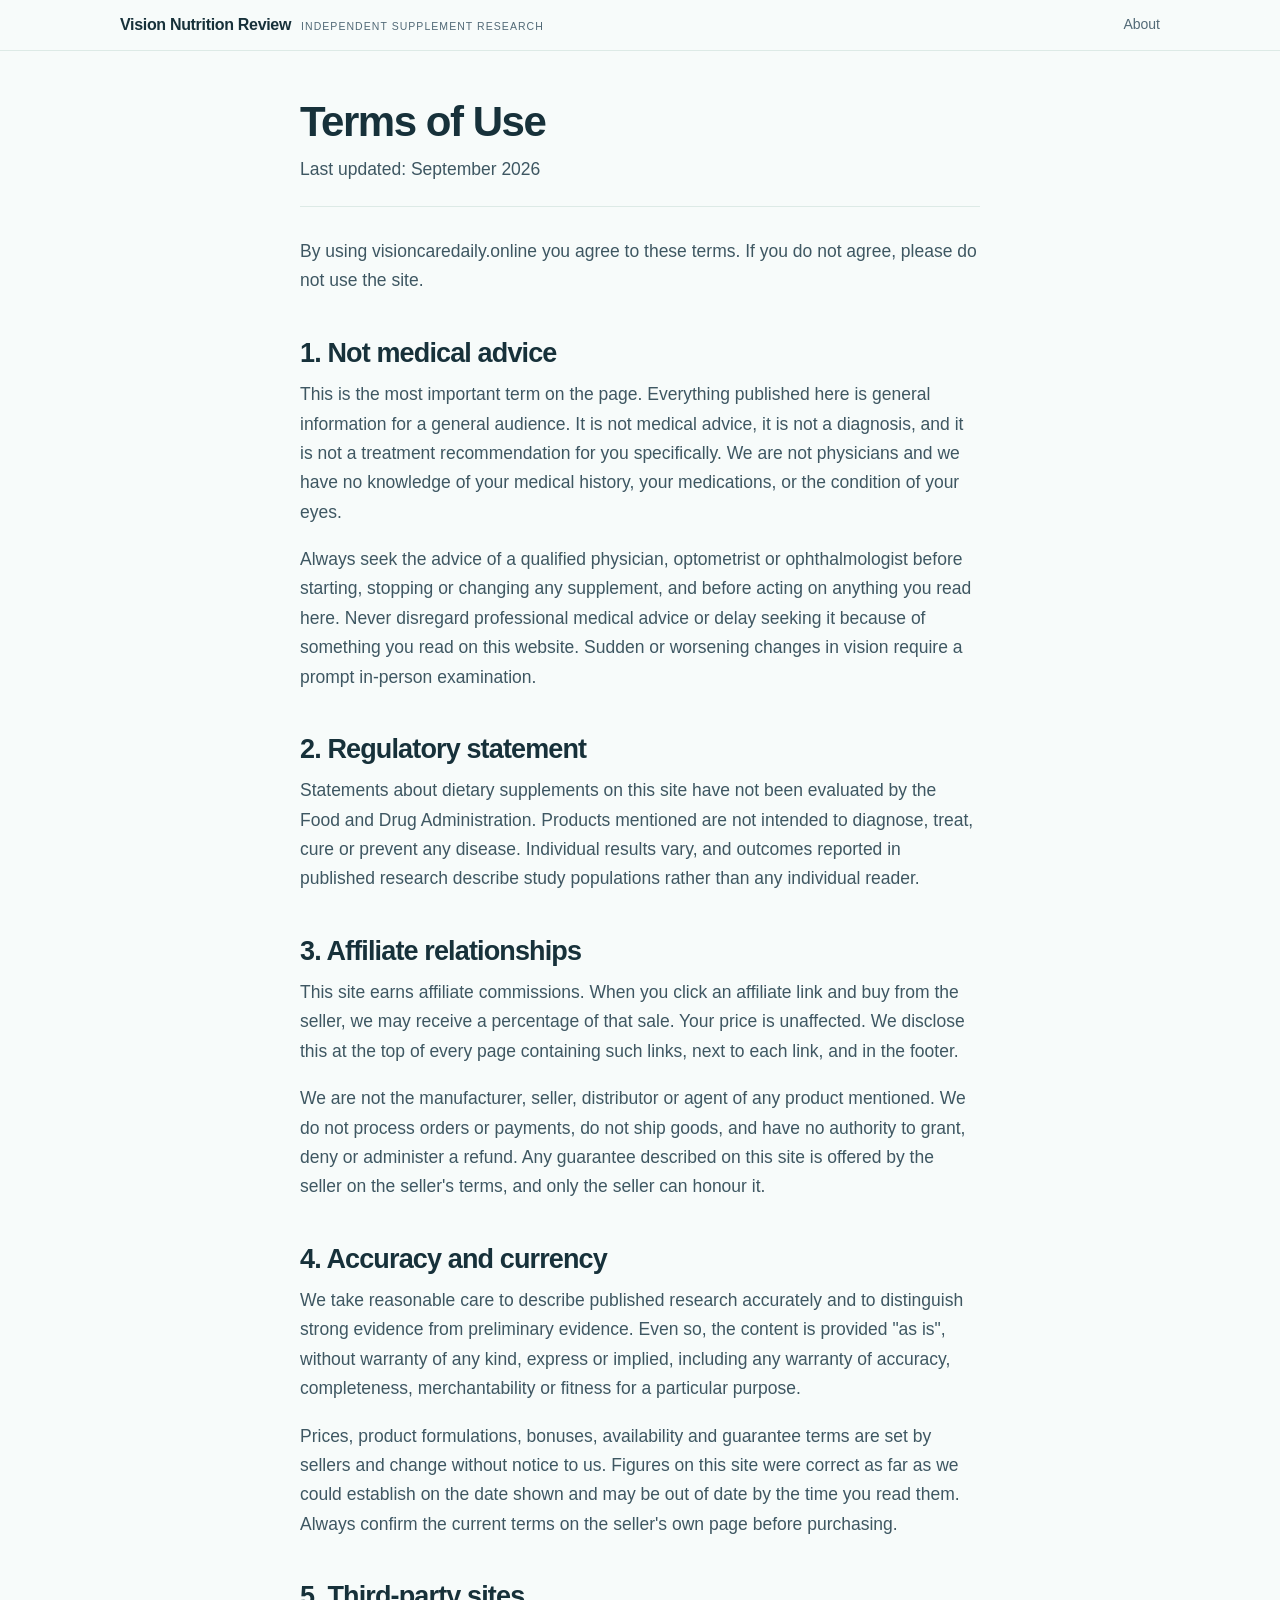
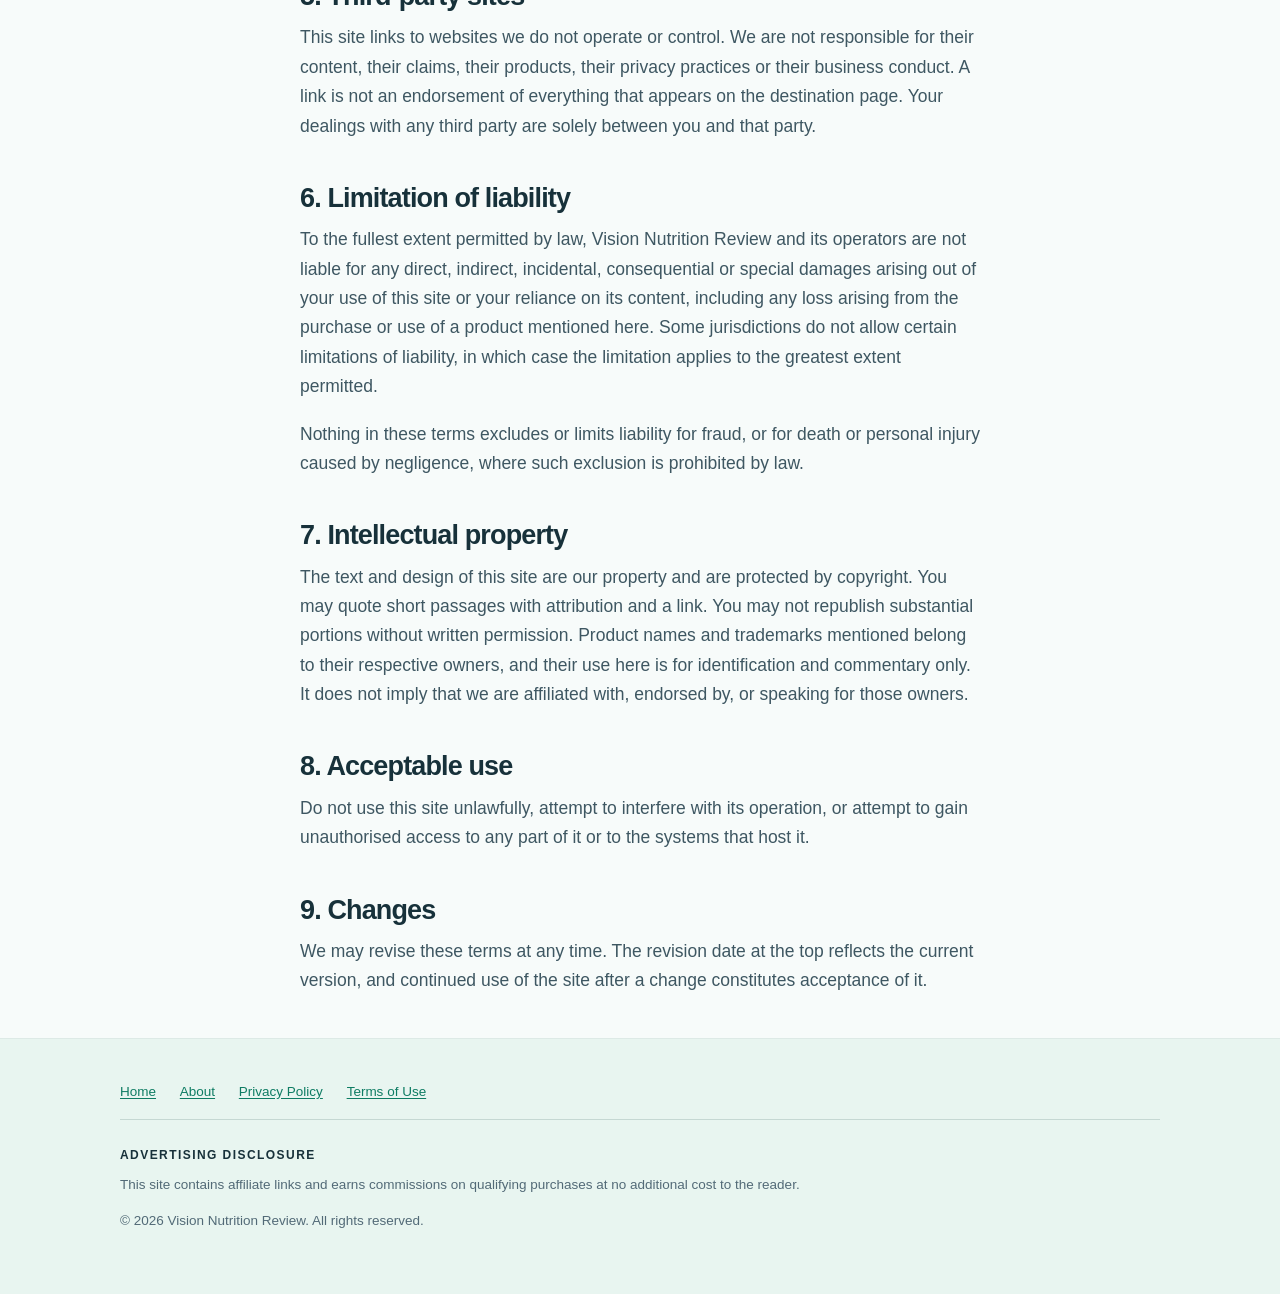
<file: igenics/terms.html>
<!DOCTYPE html>
<html lang="en">
<head>
<meta charset="utf-8">
<meta name="viewport" content="width=device-width, initial-scale=1">
<title>Terms of Use | Vision Nutrition Review</title>
<meta name="description" content="The terms that apply to your use of this website, including our medical and affiliate disclaimers.">
<link rel="canonical" href="https://visioncaredaily.online/igenics/terms.html">
<meta name="robots" content="noindex, follow">
<link rel="preconnect" href="https://fonts.googleapis.com">
<link rel="preconnect" href="https://fonts.gstatic.com" crossorigin>
<link href="https://fonts.googleapis.com/css2?family=Fraunces:opsz,wght@9..144,400;9..144,600;9..144,700&family=Source+Serif+4:opsz,wght@8..60,400;8..60,600&display=swap" rel="stylesheet">
<link rel="stylesheet" href="assets/style.css">
<link rel="icon" type="image/svg+xml" href="assets/img/favicon.svg">
<link rel="icon" type="image/png" sizes="32x32" href="assets/img/favicon-32.png">
<link rel="apple-touch-icon" sizes="180x180" href="assets/img/favicon-180.png">
<!-- Google tag (gtag.js) -->
<script async src="https://www.googletagmanager.com/gtag/js?id=AW-17661285188"></script>
<script>
  window.dataLayer = window.dataLayer || [];
  function gtag(){dataLayer.push(arguments);}
  gtag("js", new Date());
  gtag("config", "AW-17661285188");
</script>
</head>
<body>

<a class="skip" href="#main">Skip to main content</a>

<header class="masthead">
  <div class="wrap--wide">
    <a class="brand" href="./">Vision Nutrition Review<span>Independent supplement research</span></a>
    <nav aria-label="Site">
      <a href="about.html">About</a>
    </nav>
  </div>
</header>

<main id="main">
<div class="page">
  <div class="wrap">

    <h1>Terms of Use</h1>
    <p class="updated">Last updated: September 2026</p>

    <p>By using visioncaredaily.online you agree to these terms. If you do not agree,
    please do not use the site.</p>

    <h2>1. Not medical advice</h2>

    <p>This is the most important term on the page. Everything published here is general
    information for a general audience. It is not medical advice, it is not a diagnosis, and
    it is not a treatment recommendation for you specifically. We are not physicians and we
    have no knowledge of your medical history, your medications, or the condition of your
    eyes.</p>

    <p>Always seek the advice of a qualified physician, optometrist or ophthalmologist before
    starting, stopping or changing any supplement, and before acting on anything you read
    here. Never disregard professional medical advice or delay seeking it because of
    something you read on this website. Sudden or worsening changes in vision require a
    prompt in-person examination.</p>

    <h2>2. Regulatory statement</h2>

    <p>Statements about dietary supplements on this site have not been evaluated by the Food
    and Drug Administration. Products mentioned are not intended to diagnose, treat, cure or
    prevent any disease. Individual results vary, and outcomes reported in published research
    describe study populations rather than any individual reader.</p>

    <h2>3. Affiliate relationships</h2>

    <p>This site earns affiliate commissions. When you click an affiliate link and buy from
    the seller, we may receive a percentage of that sale. Your price is unaffected. We
    disclose this at the top of every page containing such links, next to each link, and in
    the footer.</p>

    <p>We are not the manufacturer, seller, distributor or agent of any product mentioned. We
    do not process orders or payments, do not ship goods, and have no authority to grant,
    deny or administer a refund. Any guarantee described on this site is offered by the seller
    on the seller's terms, and only the seller can honour it.</p>

    <h2>4. Accuracy and currency</h2>

    <p>We take reasonable care to describe published research accurately and to distinguish
    strong evidence from preliminary evidence. Even so, the content is provided "as is",
    without warranty of any kind, express or implied, including any warranty of accuracy,
    completeness, merchantability or fitness for a particular purpose.</p>

    <p>Prices, product formulations, bonuses, availability and guarantee terms are set by
    sellers and change without notice to us. Figures on this site were correct as far as we
    could establish on the date shown and may be out of date by the time you read them.
    Always confirm the current terms on the seller's own page before purchasing.</p>

    <h2>5. Third-party sites</h2>

    <p>This site links to websites we do not operate or control. We are not responsible for
    their content, their claims, their products, their privacy practices or their business
    conduct. A link is not an endorsement of everything that appears on the destination page.
    Your dealings with any third party are solely between you and that party.</p>

    <h2>6. Limitation of liability</h2>

    <p>To the fullest extent permitted by law, Vision Nutrition Review and its operators are
    not liable for any direct, indirect, incidental, consequential or special damages arising
    out of your use of this site or your reliance on its content, including any loss arising
    from the purchase or use of a product mentioned here. Some jurisdictions do not allow
    certain limitations of liability, in which case the limitation applies to the greatest
    extent permitted.</p>

    <p>Nothing in these terms excludes or limits liability for fraud, or for death or
    personal injury caused by negligence, where such exclusion is prohibited by law.</p>

    <h2>7. Intellectual property</h2>

    <p>The text and design of this site are our property and are protected by copyright. You
    may quote short passages with attribution and a link. You may not republish substantial
    portions without written permission. Product names and trademarks mentioned belong to
    their respective owners, and their use here is for identification and commentary only. It
    does not imply that we are affiliated with, endorsed by, or speaking for those owners.</p>

    <h2>8. Acceptable use</h2>

    <p>Do not use this site unlawfully, attempt to interfere with its operation, or attempt to
    gain unauthorised access to any part of it or to the systems that host it.</p>

    <h2>9. Changes</h2>

    <p>We may revise these terms at any time. The revision date at the top reflects the
    current version, and continued use of the site after a change constitutes acceptance of
    it.</p>

  </div>
</div>
</main>

<footer>
  <div class="wrap--wide">
    <nav aria-label="Footer">
      <a href="./">Home</a>
      <a href="about.html">About</a>
      <a href="privacy.html">Privacy Policy</a>
      <a href="terms.html">Terms of Use</a>
    </nav>
    <h4>Advertising disclosure</h4>
    <p>This site contains affiliate links and earns commissions on qualifying purchases at no
    additional cost to the reader.</p>
    <p>&copy; 2026 Vision Nutrition Review. All rights reserved.</p>
  </div>
</footer>

</body>
</html>
</file>
<file: assets/style.css>
/* ==========================================================================
   VISION NUTRITION REVIEW — DESIGN SYSTEM
   ==========================================================================

   PALETA CLARA. A regra que rege tudo:

     • Fundos, apoios e decoração  -> pastel, nunca branco duro
     • Texto e botão de ação       -> escuros e saturados

   O público tem 55+. Texto claro sobre fundo claro é o erro que torna a
   página ilegível justamente para quem ia comprar. Todo par de cor aqui
   passa em contraste AA (4.5:1 para texto normal). Se for trocar alguma,
   teste antes.

   ---------------------------------------------------------------------
   FUNDOS          uso
   --------------  -----------------------------------------------------
   --page          fundo geral da página (branco levemente esverdeado)
   --card          cartões — o único branco puro, para destacar do fundo
   --tint-mint     seções em verde-água
   --tint-sky      seções em azul-céu
   --tint-sand     seções em areia/creme
   --tint-blush    avisos do tipo "não tome se..."

   TEXTO
   --ink           títulos e texto principal   (13:1 sobre --page)
   --ink-2         corpo de texto secundário   (8:1)
   --muted         legendas e apoio             (5:1)

   MARCA
   --brand         verde escuro: texto, ícones, bordas ativas
   --brand-mid     verde médio: gradientes e preenchimentos
   --brand-soft    verde pastel: bordas suaves e chips
   --brand-tint    verde quase branco: fundo de badge

   AÇÃO
   --cta           laranja do botão (4.6:1 com texto branco)

   RAIOS      --r-sm 12 · --r 18 · --r-lg 26 · --pill 999
   SOMBRAS    tingidas de azul-esverdeado, nunca cinza neutro
   ========================================================================== */

:root {
  color-scheme: light;

  /* fundos */
  --page:       #f7fbfa;
  --card:       #ffffff;
  --tint-mint:  #e8f5f0;
  --tint-sky:   #e9f1fa;
  --tint-sand:  #fbf3e7;
  --tint-blush: #fceff0;

  /* texto */
  --ink:    #17313a;
  --ink-2:  #3e5762;
  --muted:  #526a77;   /* mais escuro que parece: precisa de 4.5:1 sobre --tint-sky */

  /* linhas */
  --line:   #ddeae6;
  --line-2: #c5d8d3;

  /* marca */
  --brand:      #0e7c63;
  --brand-mid:  #17a183;
  --brand-soft: #b3e5d5;
  --brand-tint: #e8f5f0;

  /* ação */
  --cta:       #c74716;   /* 4.84:1 com texto branco — não clareie */
  --cta-hover: #ab3c11;
  --cta-ink:   #ffffff;

  /* sinalização */
  --amber:    #9c6408;
  --amber-bg: #fbf3e7;
  --rose:     #b0384a;
  --rose-bg:  #fceff0;

  /* força de evidência */
  --ev-strong: #0e7c63;
  --ev-mod:    #4f7826;
  --ev-early:  #9c6408;
  --ev-lab:    #5f757f;

  /* tipografia */
  --display: "Manrope", -apple-system, BlinkMacSystemFont, "Segoe UI", Roboto, sans-serif;
  --body: "Inter", -apple-system, BlinkMacSystemFont, "Segoe UI", Roboto, Helvetica, Arial, sans-serif;

  /* raios */
  --r-sm: 12px;
  --r:    18px;
  --r-lg: 26px;
  --pill: 999px;

  /* sombras — tingidas, nunca cinza neutro */
  --sh-sm: 0 1px 2px rgba(23,49,58,.05), 0 2px 8px -3px rgba(23,49,58,.07);
  --sh:    0 6px 16px -8px rgba(23,49,58,.11), 0 16px 34px -16px rgba(23,49,58,.13);
  --sh-lg: 0 26px 52px -22px rgba(23,49,58,.20);

  /* medidas */
  --text-w: 720px;
  --wide-w: 1080px;
}

* { box-sizing: border-box; }
html { -webkit-text-size-adjust: 100%; scroll-behavior: smooth; }
@media (prefers-reduced-motion: reduce) { html { scroll-behavior: auto; } }

body {
  margin: 0;
  background: var(--page);
  color: var(--ink);
  font-family: var(--body);
  font-size: 18px;
  line-height: 1.68;
  -webkit-font-smoothing: antialiased;
}

img, svg { max-width: 100%; }

.wrap { max-width: var(--text-w); margin: 0 auto; padding: 0 20px; }
.wrap--wide { max-width: var(--wide-w); margin: 0 auto; padding: 0 20px; }

.skip { position: absolute; left: -9999px; }
.skip:focus {
  left: 10px; top: 10px; z-index: 200; background: var(--card); color: var(--ink);
  padding: 10px 15px; border: 2px solid var(--brand); border-radius: var(--r-sm);
}

/* ---------- cabeçalho ---------- */
.masthead {
  background: rgba(247,251,250,.88);
  backdrop-filter: saturate(140%) blur(10px);
  border-bottom: 1px solid var(--line);
  position: sticky; top: 0; z-index: 40;
}
.masthead .wrap--wide {
  display: flex; align-items: center; justify-content: space-between;
  gap: 14px; padding-top: 13px; padding-bottom: 13px;
}
.brand {
  display: flex; align-items: center; gap: 10px;
  font-family: var(--display); font-weight: 800; font-size: 16px;
  letter-spacing: -.02em; color: var(--ink); text-decoration: none; line-height: 1.15;
}
.brand-mark {
  width: 36px; height: 36px; flex: none; border-radius: var(--r-sm);
  background: var(--brand-tint); border: 1px solid var(--brand-soft);
  display: flex; align-items: center; justify-content: center;
}
.brand-mark svg { width: 19px; height: 19px; color: var(--brand); }
.brand span {
  display: block; font-family: var(--body); font-weight: 500; font-size: 10.5px;
  letter-spacing: .1em; text-transform: uppercase; color: var(--muted); margin-top: 2px;
}
.masthead nav { display: flex; align-items: center; gap: 16px; flex: none; }
.masthead nav a {
  font-size: 14px; font-weight: 500; color: var(--muted);
  text-decoration: none; white-space: nowrap;
}
.masthead nav a:hover { color: var(--brand); }
@media (max-width: 430px) {
  .brand { font-size: 14.5px; }
  .brand span { font-size: 9.5px; }
}

/* ---------- hero ---------- */
.hero {
  position: relative; overflow: hidden;
  background: linear-gradient(168deg, var(--tint-mint) 0%, var(--tint-sky) 44%, var(--page) 92%);
  padding: 50px 0 44px;
}
.hero::before {
  content: ""; position: absolute; pointer-events: none;
  width: 640px; height: 640px; right: -190px; top: -290px; border-radius: 50%;
  background: radial-gradient(circle, rgba(23,161,131,.20) 0%, rgba(23,161,131,0) 68%);
}
.hero::after {
  content: ""; position: absolute; pointer-events: none;
  width: 500px; height: 500px; left: -230px; bottom: -280px; border-radius: 50%;
  background: radial-gradient(circle, rgba(120,170,220,.20) 0%, rgba(120,170,220,0) 68%);
}
.hero .wrap--wide { position: relative; z-index: 2; }
.hero-grid { display: grid; gap: 32px; align-items: center; }
@media (min-width: 900px) { .hero-grid { grid-template-columns: 1.15fr .85fr; gap: 48px; } }

.pill {
  display: inline-flex; align-items: center; gap: 8px;
  background: var(--card); border: 1px solid var(--brand-soft);
  color: var(--brand); font-size: 13px; font-weight: 600;
  padding: 8px 15px; border-radius: var(--pill); margin-bottom: 20px;
  box-shadow: var(--sh-sm);
}
.pill svg { width: 15px; height: 15px; }

.hero h1 {
  font-family: var(--display); font-weight: 800;
  font-size: clamp(33px, 5.4vw, 54px);
  line-height: 1.06; letter-spacing: -.035em;
  margin: 0 0 18px; color: var(--ink);
}
.hero h1 em { font-style: normal; color: var(--brand); }
.hero .standfirst {
  font-size: clamp(17.5px, 2vw, 20px); line-height: 1.6;
  color: var(--ink-2); margin: 0 0 26px; max-width: 34em;
}
.hero-actions { display: flex; flex-wrap: wrap; gap: 12px 16px; align-items: center; margin-bottom: 22px; }
.hero-meta { font-size: 13.5px; color: var(--muted); }

.hero-art { justify-self: center; width: 100%; max-width: 340px; }
@media (max-width: 899px) { .hero-art { max-width: 250px; } }
.hero-photo { width: 100%; height: auto; border-radius: var(--r-lg); box-shadow: var(--sh-lg); }
.hero-grid.has-photo .hero-art { max-width: 480px; }
@media (max-width: 899px) { .hero-grid.has-photo .hero-art { max-width: 100%; } }

/* ---------- números ---------- */
.stats { display: grid; gap: 14px; margin: 0; }
@media (min-width: 560px) { .stats { grid-template-columns: repeat(2, 1fr); } }
@media (min-width: 900px) { .stats { grid-template-columns: repeat(4, 1fr); } }
.stat {
  background: var(--card); border: 1px solid var(--line);
  border-radius: var(--r); padding: 22px 20px; box-shadow: var(--sh-sm);
}
.stat .n {
  font-family: var(--display); font-weight: 800; font-size: 36px;
  line-height: 1; letter-spacing: -.035em; color: var(--brand); margin-bottom: 8px;
}
.stat .l { font-size: 14px; line-height: 1.45; color: var(--ink-2); font-weight: 500; }
.stat .s { font-size: 12px; line-height: 1.4; color: var(--muted); margin-top: 6px; }

/* ---------- seções ---------- */
.section { padding: 58px 0; }
.section--mint { background: var(--tint-mint); }
.section--sky  { background: var(--tint-sky); }
.section--sand { background: var(--tint-sand); }
.section-head { max-width: 40em; margin: 0 0 32px; }
.section-head.center { margin-left: auto; margin-right: auto; text-align: center; }
.eyebrow {
  font-size: 12px; font-weight: 700; letter-spacing: .13em;
  text-transform: uppercase; color: var(--brand); margin: 0 0 10px;
}
h2 {
  font-family: var(--display); font-weight: 800;
  font-size: clamp(27px, 4vw, 40px);
  line-height: 1.12; letter-spacing: -.032em;
  margin: 0 0 12px; color: var(--ink);
}
h3 {
  font-family: var(--display); font-weight: 700; font-size: 19px;
  letter-spacing: -.02em; line-height: 1.3; margin: 0 0 8px; color: var(--ink);
}
.dek { font-size: 17px; line-height: 1.6; color: var(--muted); margin: 0; }

p { margin: 0 0 18px; }
a { color: var(--brand); text-underline-offset: 2px; }
strong { font-weight: 650; }
.prose { max-width: 40em; }
.prose p { color: var(--ink-2); }
.prose p strong { color: var(--ink); }

ul, ol { margin: 0 0 20px; padding-left: 22px; }
li { margin-bottom: 9px; }

/* ---------- cartões genéricos ---------- */
.card {
  background: var(--card); border: 1px solid var(--line);
  border-radius: var(--r); padding: 24px; box-shadow: var(--sh-sm);
}
.card > :last-child { margin-bottom: 0; }
.grid-2 { display: grid; gap: 16px; }
@media (min-width: 700px) { .grid-2 { grid-template-columns: repeat(2, 1fr); } }
.grid-3 { display: grid; gap: 16px; }
@media (min-width: 760px) { .grid-3 { grid-template-columns: repeat(3, 1fr); } }

.note {
  display: flex; gap: 15px; align-items: flex-start;
  border-radius: var(--r); padding: 22px 24px; margin: 26px 0;
  font-size: 16.5px; line-height: 1.6;
}
.note svg { width: 22px; height: 22px; flex: none; margin-top: 2px; }
.note > div > :last-child { margin-bottom: 0; }
.note h3 { font-size: 17px; margin-bottom: 6px; }
.note--warn { background: var(--amber-bg); border: 1px solid #e8d3a8; color: var(--ink-2); }
.note--warn svg, .note--warn h3 { color: var(--amber); }
.note--info { background: var(--brand-tint); border: 1px solid var(--brand-soft); color: var(--ink-2); }
.note--info svg, .note--info h3 { color: var(--brand); }

/* ---------- figuras ---------- */
figure { margin: 0 0 28px; }
figure svg { display: block; width: 100%; height: auto; }
figcaption { font-size: 13.5px; line-height: 1.55; color: var(--muted); margin-top: 12px; }
.figure-frame {
  background: var(--card); border: 1px solid var(--line);
  border-radius: var(--r); padding: 24px; box-shadow: var(--sh-sm);
}
.img-slot { margin: 30px 0; }
.img-slot img { width: 100%; height: auto; border-radius: var(--r); box-shadow: var(--sh); }

/* Imagem opcional fica escondida até carregar, para nunca piscar o ícone
   de imagem quebrada enquanto o arquivo não existe em assets/img/. */
img[data-optional] { display: none; }
img[data-optional].loaded { display: block; }

/* ---------- simulador ---------- */
.sim {
  background: var(--card); border: 1px solid var(--line);
  border-radius: var(--r-lg); overflow: hidden; box-shadow: var(--sh); margin: 0;
}
.sim-tabs {
  display: flex; flex-wrap: wrap; gap: 8px; padding: 18px;
  background: var(--page); border-bottom: 1px solid var(--line);
}
.sim-tab {
  font-family: var(--body); font-size: 14px; font-weight: 600;
  background: var(--card); color: var(--ink-2);
  border: 1px solid var(--line-2); border-radius: var(--pill);
  padding: 10px 17px; min-height: 44px; cursor: pointer;
  transition: background .15s, color .15s, border-color .15s;
}
.sim-tab:hover { border-color: var(--brand-mid); color: var(--brand); }
.sim-tab[aria-selected="true"] { background: var(--brand); border-color: var(--brand); color: #fff; }
.sim-stage { position: relative; background: #dfe9e6; }
.sim-stage svg { display: block; width: 100%; height: auto; }
.sim-layer { opacity: 0; transition: opacity .3s ease; }
@media (prefers-reduced-motion: reduce) { .sim-layer { transition: none; } }
.sim-stage[data-mode="amd"]      .sim-amd      { opacity: 1; }
.sim-stage[data-mode="glaucoma"] .sim-glaucoma { opacity: 1; }
.sim-stage[data-mode="cataract"] .sim-cataract { opacity: 1; }
.sim-note {
  font-size: 15.5px; line-height: 1.6; padding: 20px 22px;
  color: var(--ink-2); background: var(--card); margin: 0;
}
.sim-note strong { color: var(--ink); }

/* ---------- nutrientes ---------- */
.nutrients { display: grid; gap: 14px; }
@media (min-width: 560px) { .nutrients { grid-template-columns: repeat(2, 1fr); } }
@media (min-width: 900px) { .nutrients { grid-template-columns: repeat(3, 1fr); } }
.nut {
  background: var(--card); border: 1px solid var(--line);
  border-radius: var(--r); padding: 20px; box-shadow: var(--sh-sm);
}
.nut .amt {
  font-family: var(--display); font-weight: 800; font-size: 27px;
  line-height: 1; letter-spacing: -.035em; color: var(--brand); margin-bottom: 7px;
}
.nut .name { font-weight: 650; font-size: 16px; margin-bottom: 3px; }
.nut .role { font-size: 13.5px; line-height: 1.45; color: var(--muted); }

/* ---------- barras de evidência ---------- */
.ev-list { list-style: none; padding: 0; margin: 0; display: grid; gap: 12px; }
.ev-item {
  background: var(--card); border: 1px solid var(--line);
  border-radius: var(--r); padding: 18px 22px; margin: 0;
  display: grid; gap: 12px; box-shadow: var(--sh-sm);
}
@media (min-width: 640px) { .ev-item { grid-template-columns: 1fr 200px; align-items: center; gap: 22px; } }
.ev-name { font-weight: 700; font-size: 16.5px; color: var(--ink); }
.ev-what { font-size: 14px; color: var(--muted); line-height: 1.45; margin-top: 2px; }
.ev-meter { display: flex; align-items: center; gap: 11px; }
.ev-track { display: flex; gap: 4px; flex: 1; }
.ev-track i { height: 9px; flex: 1; border-radius: var(--pill); background: #e4ecea; }
.ev-label { font-size: 11.5px; font-weight: 800; letter-spacing: .07em; text-transform: uppercase; white-space: nowrap; }
.ev-4 .ev-track i:nth-child(-n+4) { background: var(--ev-strong); }
.ev-4 .ev-label { color: var(--ev-strong); }
.ev-3 .ev-track i:nth-child(-n+3) { background: var(--ev-mod); }
.ev-3 .ev-label { color: var(--ev-mod); }
.ev-2 .ev-track i:nth-child(-n+2) { background: var(--ev-early); }
.ev-2 .ev-label { color: var(--ev-early); }
.ev-1 .ev-track i:nth-child(-n+1) { background: var(--ev-lab); }
.ev-1 .ev-label { color: var(--ev-lab); }

/* ---------- botânicos ---------- */
.bot { background: var(--card); border: 1px solid var(--line); border-radius: var(--r); padding: 26px; box-shadow: var(--sh-sm); }
.bot svg {
  display: block; width: 88px; height: 88px; padding: 15px;
  background: var(--brand-tint); border: 1px solid var(--brand-soft);
  border-radius: var(--r); margin-bottom: 16px;
}
.bot h3 { margin-bottom: 2px; }
.bot .latin { font-style: italic; font-size: 13.5px; color: var(--muted); margin: 0 0 10px; }
.bot p { font-size: 15px; line-height: 1.55; margin: 0; color: var(--ink-2); }

/* ---------- checklist ---------- */
.checklist { list-style: none; padding: 0; margin: 0; display: grid; gap: 14px; counter-reset: ck; }
@media (min-width: 800px) { .checklist { grid-template-columns: repeat(2, 1fr); } }
.checklist li {
  counter-increment: ck; position: relative; margin: 0;
  background: var(--card); border: 1px solid var(--line); border-radius: var(--r);
  padding: 24px 24px 24px 76px; box-shadow: var(--sh-sm);
  font-size: 15.5px; line-height: 1.58; color: var(--ink-2);
}
.checklist li::before {
  content: counter(ck);
  position: absolute; left: 24px; top: 24px;
  width: 38px; height: 38px; border-radius: var(--r-sm);
  background: var(--brand-tint); border: 1px solid var(--brand-soft);
  color: var(--brand); font-family: var(--display); font-weight: 800; font-size: 18px;
  display: flex; align-items: center; justify-content: center;
}
.checklist strong { display: block; font-family: var(--display); font-weight: 700; font-size: 17px; letter-spacing: -.02em; color: var(--ink); margin-bottom: 5px; }
.checklist li.span-2 { grid-column: 1 / -1; }

/* ---------- botões e CTA ---------- */
.btn {
  display: inline-flex; align-items: center; justify-content: center; gap: 10px;
  background: var(--cta); color: var(--cta-ink);
  font-family: var(--display); font-size: 17px; font-weight: 800; letter-spacing: -.01em;
  line-height: 1.3; text-decoration: none;
  padding: 18px 30px; border-radius: var(--pill);
  min-height: 58px; max-width: 100%;
  box-shadow: 0 8px 20px -8px rgba(199,71,22,.5);
  transition: background .15s, transform .1s;
}
.btn:hover, .btn:focus { background: var(--cta-hover); color: var(--cta-ink); }
.btn:active { transform: translateY(1px); }
.btn:focus-visible { outline: 3px solid var(--brand); outline-offset: 3px; }
.btn svg { width: 18px; height: 18px; }

.cta-block {
  position: relative; overflow: hidden;
  background: linear-gradient(140deg, var(--tint-mint) 0%, var(--tint-sky) 100%);
  border: 1px solid var(--brand-soft);
  border-radius: var(--r-lg); padding: 44px 28px; text-align: center;
  color: var(--ink-2); box-shadow: var(--sh);
}
.cta-block::before {
  content: ""; position: absolute; pointer-events: none;
  width: 480px; height: 480px; right: -170px; top: -230px; border-radius: 50%;
  background: radial-gradient(circle, rgba(23,161,131,.16) 0%, rgba(23,161,131,0) 68%);
}
.cta-block > * { position: relative; z-index: 2; }
.cta-block h2 { color: var(--ink); font-size: clamp(24px, 3.4vw, 34px); margin-bottom: 12px; }
.cta-block p { font-size: 16.5px; line-height: 1.6; max-width: 34em; margin-left: auto; margin-right: auto; }
.cta-block .fineprint { font-size: 13px; color: var(--muted); margin: 16px 0 0; }
.trust-row {
  display: flex; flex-wrap: wrap; justify-content: center; gap: 10px;
  margin: 0 0 26px; padding: 0; list-style: none;
}
.trust-row li {
  display: flex; align-items: center; gap: 8px; margin: 0;
  background: var(--card); border: 1px solid var(--brand-soft);
  border-radius: var(--pill); padding: 9px 16px;
  font-size: 14px; font-weight: 600; color: var(--ink);
}
.trust-row svg { width: 16px; height: 16px; flex: none; color: var(--brand); }

/* ---------- produto ---------- */
.product {
  display: grid; gap: 28px; align-items: center;
  background: var(--card); border: 1px solid var(--line);
  border-radius: var(--r-lg); padding: 30px; box-shadow: var(--sh);
}
@media (min-width: 700px) { .product { grid-template-columns: 260px 1fr; } }
.product img { width: 100%; height: auto; border-radius: var(--r); }
.brand-shot { margin-top: 22px; }
.brand-shot img { width: 100%; height: auto; border-radius: var(--r); box-shadow: var(--sh); }
.ps-empty {
  display: flex; align-items: center; justify-content: center; text-align: center;
  min-height: 220px; border: 2px dashed var(--line-2); border-radius: var(--r);
  font-size: 13px; color: var(--muted); padding: 18px; background: var(--tint-mint);
}
.chips { display: flex; flex-wrap: wrap; gap: 8px; list-style: none; padding: 0; margin: 0 0 18px; }
.chips li {
  margin: 0; background: var(--brand-tint); color: var(--brand);
  border: 1px solid var(--brand-soft); border-radius: var(--pill);
  padding: 7px 14px; font-size: 13.5px; font-weight: 600;
}

/* ---------- checagem ---------- */
.match { list-style: none; padding: 0; margin: 0; display: grid; gap: 10px; }
.match li {
  display: flex; align-items: flex-start; gap: 13px; margin: 0;
  background: var(--card); border: 1px solid var(--line); border-radius: var(--r-sm);
  padding: 16px 20px; font-size: 15.5px; line-height: 1.5;
}
.match svg { width: 21px; height: 21px; flex: none; color: var(--brand); margin-top: 1px; }
.match b { font-weight: 650; color: var(--ink); }
.match span { color: var(--muted); }

/* ---------- preços ---------- */
.price-grid { display: grid; gap: 18px; }
@media (min-width: 760px) { .price-grid { grid-template-columns: repeat(3, 1fr); align-items: start; } }
.price {
  position: relative; background: var(--card); border: 1px solid var(--line);
  border-radius: var(--r-lg); padding: 28px 24px; box-shadow: var(--sh-sm);
}
.price.best { border: 2px solid var(--brand-mid); box-shadow: var(--sh-lg); }
@media (min-width: 760px) { .price.best { transform: scale(1.045); z-index: 2; } }
.price .flag {
  position: absolute; top: -13px; left: 50%; transform: translateX(-50%);
  background: var(--brand); color: #fff; font-size: 11.5px; font-weight: 800;
  letter-spacing: .1em; text-transform: uppercase;
  padding: 7px 16px; border-radius: var(--pill); white-space: nowrap;
}
.price-shot {
  width: 100%; max-width: 200px; height: auto;
  margin: 0 auto 10px; filter: drop-shadow(0 12px 18px rgba(23,49,58,.16));
}
.price .tier { font-size: 12.5px; text-transform: uppercase; letter-spacing: .1em; color: var(--muted); font-weight: 700; }
.price .amt {
  font-family: var(--display); font-weight: 800; font-size: 44px;
  line-height: 1.02; margin: 10px 0 2px; color: var(--ink); letter-spacing: -.04em;
}
.price .per { font-size: 14px; color: var(--muted); margin-bottom: 16px; padding-bottom: 16px; border-bottom: 1px solid var(--line); }
.price ul { font-size: 14.5px; padding: 0; margin: 0; list-style: none; }
.price li { margin-bottom: 10px; padding-left: 26px; position: relative; line-height: 1.45; color: var(--ink-2); }
/* Link de escolha do pacote. É link de texto, não botão laranja —
   os únicos três botões laranja da página são topo, meio e rodapé. */
.price-pick {
  display: inline-block; margin-top: 20px;
  font-family: var(--display); font-weight: 700; font-size: 15px;
  color: var(--brand); text-decoration: none;
  border-bottom: 2px solid var(--brand-soft); padding-bottom: 3px;
  transition: border-color .15s;
}
.price-pick:hover, .price-pick:focus { border-bottom-color: var(--brand); }
.price li::before {
  content: ""; position: absolute; left: 0; top: 6px;
  width: 15px; height: 8px; border-left: 2.5px solid var(--brand-mid); border-bottom: 2.5px solid var(--brand-mid);
  transform: rotate(-45deg);
}

/* ---------- quem não deve tomar ---------- */
.avoid { list-style: none; padding: 0; margin: 0; display: grid; gap: 14px; }
@media (min-width: 760px) { .avoid { grid-template-columns: repeat(2, 1fr); } }
.avoid li {
  display: flex; gap: 14px; align-items: flex-start; margin: 0;
  background: var(--rose-bg); border: 1px solid #efd6da; border-radius: var(--r);
  padding: 20px 22px; font-size: 15px; line-height: 1.55; color: var(--ink-2);
}
.avoid svg { width: 20px; height: 20px; flex: none; color: var(--rose); margin-top: 2px; }
.avoid b { display: block; font-weight: 650; color: var(--ink); margin-bottom: 3px; font-size: 15.5px; }

/* ---------- faq ---------- */
.faq { display: grid; gap: 10px; }
.faq details {
  background: var(--card); border: 1px solid var(--line);
  border-radius: var(--r); box-shadow: var(--sh-sm);
}
.faq summary {
  cursor: pointer; font-family: var(--display); font-weight: 700;
  font-size: 16.5px; letter-spacing: -.015em; line-height: 1.4;
  padding: 21px 54px 21px 24px; position: relative; list-style: none; color: var(--ink);
}
.faq summary::-webkit-details-marker { display: none; }
.faq summary:hover { color: var(--brand); }
.faq summary::after {
  content: ""; position: absolute; right: 24px; top: 50%;
  width: 11px; height: 11px; margin-top: -8px;
  border-right: 2.5px solid var(--brand); border-bottom: 2.5px solid var(--brand);
  transform: rotate(45deg); transition: transform .2s;
}
.faq details[open] summary::after { transform: rotate(-135deg); margin-top: -3px; }
.faq details p { font-size: 16px; line-height: 1.62; color: var(--ink-2); padding: 0 24px 21px; margin: 0; }

/* ---------- rodapé ---------- */
footer {
  border-top: 1px solid var(--line); background: var(--tint-mint);
  font-size: 13.5px; line-height: 1.65; color: var(--muted);
}
footer .wrap--wide { padding-top: 42px; padding-bottom: 48px; }
footer h4 { font-family: var(--display); font-size: 12px; text-transform: uppercase; letter-spacing: .12em; color: var(--ink); margin: 26px 0 8px; font-weight: 800; }
footer p { margin: 0 0 14px; }
footer a { color: var(--brand); }
footer nav { padding-bottom: 8px; border-bottom: 1px solid var(--line-2); margin-bottom: 8px; }
footer nav a { margin-right: 20px; display: inline-block; margin-bottom: 8px; font-weight: 500; }

/* ---------- páginas estáticas ---------- */
.page { padding: 48px 0 24px; }
.page h1 { font-family: var(--display); font-weight: 800; font-size: clamp(30px, 5vw, 42px); line-height: 1.1; letter-spacing: -.035em; margin: 0 0 10px; }
.page h2 { font-size: clamp(21px, 3.2vw, 27px); margin-top: 42px; }
.page p, .page li { font-size: 17.5px; color: var(--ink-2); }
.page .box, .page .card { background: var(--card); border: 1px solid var(--line); border-radius: var(--r); padding: 26px; margin: 26px 0; box-shadow: var(--sh-sm); }
.updated { font-size: 13.5px; color: var(--muted); margin-bottom: 30px; padding-bottom: 22px; border-bottom: 1px solid var(--line); }
</file>
<file: igenics/assets/style.css>
/* ==========================================================================
   VISION NUTRITION REVIEW — DESIGN SYSTEM
   ==========================================================================

   PALETA CLARA. A regra que rege tudo:

     • Fundos, apoios e decoração  -> pastel, nunca branco duro
     • Texto e botão de ação       -> escuros e saturados

   O público tem 55+. Texto claro sobre fundo claro é o erro que torna a
   página ilegível justamente para quem ia comprar. Todo par de cor aqui
   passa em contraste AA (4.5:1 para texto normal). Se for trocar alguma,
   teste antes.

   ---------------------------------------------------------------------
   FUNDOS          uso
   --------------  -----------------------------------------------------
   --page          fundo geral da página (branco levemente esverdeado)
   --card          cartões — o único branco puro, para destacar do fundo
   --tint-mint     seções em verde-água
   --tint-sky      seções em azul-céu
   --tint-sand     seções em areia/creme
   --tint-blush    avisos do tipo "não tome se..."

   TEXTO
   --ink           títulos e texto principal   (13:1 sobre --page)
   --ink-2         corpo de texto secundário   (8:1)
   --muted         legendas e apoio             (5:1)

   MARCA
   --brand         verde escuro: texto, ícones, bordas ativas
   --brand-mid     verde médio: gradientes e preenchimentos
   --brand-soft    verde pastel: bordas suaves e chips
   --brand-tint    verde quase branco: fundo de badge

   AÇÃO
   --cta           laranja do botão (4.6:1 com texto branco)

   RAIOS      --r-sm 12 · --r 18 · --r-lg 26 · --pill 999
   SOMBRAS    tingidas de azul-esverdeado, nunca cinza neutro
   ========================================================================== */

:root {
  color-scheme: light;

  /* fundos */
  --page:       #f7fbfa;
  --card:       #ffffff;
  --tint-mint:  #e8f5f0;
  --tint-sky:   #e9f1fa;
  --tint-sand:  #fbf3e7;
  --tint-blush: #fceff0;

  /* texto */
  --ink:    #17313a;
  --ink-2:  #3e5762;
  --muted:  #526a77;   /* mais escuro que parece: precisa de 4.5:1 sobre --tint-sky */

  /* linhas */
  --line:   #ddeae6;
  --line-2: #c5d8d3;

  /* marca */
  --brand:      #0e7c63;
  --brand-mid:  #17a183;
  --brand-soft: #b3e5d5;
  --brand-tint: #e8f5f0;

  /* ação */
  --cta:       #c74716;   /* 4.84:1 com texto branco — não clareie */
  --cta-hover: #ab3c11;
  --cta-ink:   #ffffff;

  /* sinalização */
  --amber:    #9c6408;
  --amber-bg: #fbf3e7;
  --rose:     #b0384a;
  --rose-bg:  #fceff0;

  /* força de evidência */
  --ev-strong: #0e7c63;
  --ev-mod:    #4f7826;
  --ev-early:  #9c6408;
  --ev-lab:    #5f757f;

  /* tipografia */
  --display: "Manrope", -apple-system, BlinkMacSystemFont, "Segoe UI", Roboto, sans-serif;
  --body: "Inter", -apple-system, BlinkMacSystemFont, "Segoe UI", Roboto, Helvetica, Arial, sans-serif;

  /* raios */
  --r-sm: 12px;
  --r:    18px;
  --r-lg: 26px;
  --pill: 999px;

  /* sombras — tingidas, nunca cinza neutro */
  --sh-sm: 0 1px 2px rgba(23,49,58,.05), 0 2px 8px -3px rgba(23,49,58,.07);
  --sh:    0 6px 16px -8px rgba(23,49,58,.11), 0 16px 34px -16px rgba(23,49,58,.13);
  --sh-lg: 0 26px 52px -22px rgba(23,49,58,.20);

  /* medidas */
  --text-w: 720px;
  --wide-w: 1080px;
}

* { box-sizing: border-box; }
html { -webkit-text-size-adjust: 100%; scroll-behavior: smooth; }
@media (prefers-reduced-motion: reduce) { html { scroll-behavior: auto; } }

body {
  margin: 0;
  background: var(--page);
  color: var(--ink);
  font-family: var(--body);
  font-size: 18px;
  line-height: 1.68;
  -webkit-font-smoothing: antialiased;
}

img, svg { max-width: 100%; }

.wrap { max-width: var(--text-w); margin: 0 auto; padding: 0 20px; }
.wrap--wide { max-width: var(--wide-w); margin: 0 auto; padding: 0 20px; }

.skip { position: absolute; left: -9999px; }
.skip:focus {
  left: 10px; top: 10px; z-index: 200; background: var(--card); color: var(--ink);
  padding: 10px 15px; border: 2px solid var(--brand); border-radius: var(--r-sm);
}

/* ---------- cabeçalho ---------- */
.masthead {
  background: rgba(247,251,250,.88);
  backdrop-filter: saturate(140%) blur(10px);
  border-bottom: 1px solid var(--line);
  position: sticky; top: 0; z-index: 40;
}
.masthead .wrap--wide {
  display: flex; align-items: center; justify-content: space-between;
  gap: 14px; padding-top: 13px; padding-bottom: 13px;
}
.brand {
  display: flex; align-items: center; gap: 10px;
  font-family: var(--display); font-weight: 800; font-size: 16px;
  letter-spacing: -.02em; color: var(--ink); text-decoration: none; line-height: 1.15;
}
.brand-mark { width: 36px; height: 36px; flex: none; display: block; }
.brand span {
  display: block; font-family: var(--body); font-weight: 500; font-size: 10.5px;
  letter-spacing: .1em; text-transform: uppercase; color: var(--muted); margin-top: 2px;
}
.masthead nav { display: flex; align-items: center; gap: 16px; flex: none; }
.masthead nav a {
  font-size: 14px; font-weight: 500; color: var(--muted);
  text-decoration: none; white-space: nowrap;
}
.masthead nav a:hover { color: var(--brand); }

/* Botao laranja fixo do topo. O cabecalho e sticky, entao ele acompanha a
   rolagem e e o unico ponto de compra sempre visivel. */
.btn-sm {
  background: var(--cta); color: var(--cta-ink) !important;
  font-family: var(--display); font-weight: 800; font-size: 14.5px;
  letter-spacing: -.01em; padding: 12px 22px; min-height: 44px;
  display: inline-flex; align-items: center;
  border-radius: var(--pill); text-decoration: none;
  box-shadow: 0 6px 14px -6px rgba(199,71,22,.5);
  transition: background .15s;
}
.btn-sm:hover, .btn-sm:focus { background: var(--cta-hover); color: var(--cta-ink) !important; }
.btn-sm:focus-visible { outline: 3px solid var(--brand); outline-offset: 3px; }

@media (max-width: 480px) {
  .brand { font-size: 14.5px; }
  .brand span { font-size: 9.5px; }
  .masthead nav a.nav-hide { display: none; }
  .btn-sm { font-size: 13.5px; padding: 11px 18px; }
}

/* Compensa a altura do cabecalho sticky quando os botoes rolam ate aqui. */
#choose, #ingredients, #pack-1, #pack-3, #pack-6 { scroll-margin-top: 88px; }
#choose { margin-top: 44px; }

/* ---------- hero ---------- */
.hero {
  position: relative; overflow: hidden;
  background: linear-gradient(168deg, var(--tint-mint) 0%, var(--tint-sky) 44%, var(--page) 92%);
  padding: 50px 0 44px;
}
.hero::before {
  content: ""; position: absolute; pointer-events: none;
  width: 640px; height: 640px; right: -190px; top: -290px; border-radius: 50%;
  background: radial-gradient(circle, rgba(23,161,131,.20) 0%, rgba(23,161,131,0) 68%);
}
.hero::after {
  content: ""; position: absolute; pointer-events: none;
  width: 500px; height: 500px; left: -230px; bottom: -280px; border-radius: 50%;
  background: radial-gradient(circle, rgba(120,170,220,.20) 0%, rgba(120,170,220,0) 68%);
}
.hero .wrap--wide { position: relative; z-index: 2; }
.hero-grid { display: grid; gap: 32px; align-items: center; }
@media (min-width: 900px) { .hero-grid { grid-template-columns: 1.15fr .85fr; gap: 48px; } }

.pill {
  display: inline-flex; align-items: center; gap: 8px;
  background: var(--card); border: 1px solid var(--brand-soft);
  color: var(--brand); font-size: 13px; font-weight: 600;
  padding: 8px 15px; border-radius: var(--pill); margin-bottom: 20px;
  box-shadow: var(--sh-sm);
}
.pill svg { width: 15px; height: 15px; }

.hero h1 {
  font-family: var(--display); font-weight: 800;
  font-size: clamp(33px, 5.4vw, 54px);
  line-height: 1.06; letter-spacing: -.035em;
  margin: 0 0 18px; color: var(--ink);
}
.hero h1 em { font-style: normal; color: var(--brand); }
.hero .standfirst {
  font-size: clamp(17.5px, 2vw, 20px); line-height: 1.6;
  color: var(--ink-2); margin: 0 0 26px; max-width: 34em;
}
.hero-meta { font-size: 13.5px; color: var(--muted); }

.hero-art { justify-self: center; width: 100%; max-width: 340px; }
@media (max-width: 899px) { .hero-art { max-width: 250px; } }
.hero-photo { width: 100%; height: auto; border-radius: var(--r-lg); box-shadow: var(--sh-lg); }
.hero-grid.has-photo .hero-art { max-width: 480px; }
@media (max-width: 899px) { .hero-grid.has-photo .hero-art { max-width: 100%; } }

/* ---------- números ---------- */
.stats { display: grid; gap: 14px; margin: 0; }
@media (min-width: 560px) { .stats { grid-template-columns: repeat(2, 1fr); } }
@media (min-width: 900px) { .stats { grid-template-columns: repeat(4, 1fr); } }
.stat {
  background: var(--card); border: 1px solid var(--line);
  border-radius: var(--r); padding: 22px 20px; box-shadow: var(--sh-sm);
}
.stat .n {
  font-family: var(--display); font-weight: 800; font-size: 36px;
  line-height: 1; letter-spacing: -.035em; color: var(--brand); margin-bottom: 8px;
}
.stat .l { font-size: 14px; line-height: 1.45; color: var(--ink-2); font-weight: 500; }
.stat .s { font-size: 12px; line-height: 1.4; color: var(--muted); margin-top: 6px; }

/* ---------- seções ---------- */
.section { padding: 58px 0; }
.section--mint { background: var(--tint-mint); }
.section--sky  { background: var(--tint-sky); }
.section--sand { background: var(--tint-sand); }
.section-head { max-width: 40em; margin: 0 0 32px; }
.section-head.center { margin-left: auto; margin-right: auto; text-align: center; }
.eyebrow {
  font-size: 12px; font-weight: 700; letter-spacing: .13em;
  text-transform: uppercase; color: var(--brand); margin: 0 0 10px;
}
h2 {
  font-family: var(--display); font-weight: 800;
  font-size: clamp(27px, 4vw, 40px);
  line-height: 1.12; letter-spacing: -.032em;
  margin: 0 0 12px; color: var(--ink);
}
h3 {
  font-family: var(--display); font-weight: 700; font-size: 19px;
  letter-spacing: -.02em; line-height: 1.3; margin: 0 0 8px; color: var(--ink);
}
.dek { font-size: 17px; line-height: 1.6; color: var(--muted); margin: 0; }

p { margin: 0 0 18px; }
a { color: var(--brand); text-underline-offset: 2px; }
strong { font-weight: 650; }
.prose { max-width: 40em; }
.prose p { color: var(--ink-2); }
.prose p strong { color: var(--ink); }

ul, ol { margin: 0 0 20px; padding-left: 22px; }
li { margin-bottom: 9px; }

/* ---------- cartões genéricos ---------- */
.card {
  background: var(--card); border: 1px solid var(--line);
  border-radius: var(--r); padding: 24px; box-shadow: var(--sh-sm);
}
.card > :last-child { margin-bottom: 0; }
.grid-2 { display: grid; gap: 16px; }
@media (min-width: 700px) { .grid-2 { grid-template-columns: repeat(2, 1fr); } }
.grid-3 { display: grid; gap: 16px; }
@media (min-width: 760px) { .grid-3 { grid-template-columns: repeat(3, 1fr); } }

.note {
  display: flex; gap: 15px; align-items: flex-start;
  border-radius: var(--r); padding: 22px 24px; margin: 26px 0;
  font-size: 16.5px; line-height: 1.6;
}
.note svg { width: 22px; height: 22px; flex: none; margin-top: 2px; }
.note > div > :last-child { margin-bottom: 0; }
.note h3 { font-size: 17px; margin-bottom: 6px; }
.note--warn { background: var(--amber-bg); border: 1px solid #e8d3a8; color: var(--ink-2); }
.note--warn svg, .note--warn h3 { color: var(--amber); }
.note--info { background: var(--brand-tint); border: 1px solid var(--brand-soft); color: var(--ink-2); }
.note--info svg, .note--info h3 { color: var(--brand); }

/* ---------- figuras ---------- */
figure { margin: 0 0 28px; }
figure svg { display: block; width: 100%; height: auto; }
figcaption { font-size: 13.5px; line-height: 1.55; color: var(--muted); margin-top: 12px; }
.figure-frame {
  background: var(--card); border: 1px solid var(--line);
  border-radius: var(--r); padding: 24px; box-shadow: var(--sh-sm);
}
.img-slot { margin: 30px 0; }
.img-slot img { width: 100%; height: auto; border-radius: var(--r); box-shadow: var(--sh); }

/* Imagem opcional fica escondida até carregar, para nunca piscar o ícone
   de imagem quebrada enquanto o arquivo não existe em assets/img/. */
img[data-optional] { display: none; }
img[data-optional].loaded { display: block; }

/* ---------- simulador ---------- */
.sim {
  background: var(--card); border: 1px solid var(--line);
  border-radius: var(--r-lg); overflow: hidden; box-shadow: var(--sh); margin: 0;
}
.sim-tabs {
  display: flex; flex-wrap: wrap; gap: 8px; padding: 18px;
  background: var(--page); border-bottom: 1px solid var(--line);
}
.sim-tab {
  font-family: var(--body); font-size: 14px; font-weight: 600;
  background: var(--card); color: var(--ink-2);
  border: 1px solid var(--line-2); border-radius: var(--pill);
  padding: 10px 17px; min-height: 44px; cursor: pointer;
  transition: background .15s, color .15s, border-color .15s;
}
.sim-tab:hover { border-color: var(--brand-mid); color: var(--brand); }
.sim-tab[aria-selected="true"] { background: var(--brand); border-color: var(--brand); color: #fff; }
.sim-stage { position: relative; background: #dfe9e6; }
.sim-stage svg { display: block; width: 100%; height: auto; }
.sim-layer { opacity: 0; transition: opacity .3s ease; }
@media (prefers-reduced-motion: reduce) { .sim-layer { transition: none; } }
.sim-stage[data-mode="amd"]      .sim-amd      { opacity: 1; }
.sim-stage[data-mode="glaucoma"] .sim-glaucoma { opacity: 1; }
.sim-stage[data-mode="cataract"] .sim-cataract { opacity: 1; }
.sim-note {
  font-size: 15.5px; line-height: 1.6; padding: 20px 22px;
  color: var(--ink-2); background: var(--card); margin: 0;
}
.sim-note strong { color: var(--ink); }

/* ---------- nutrientes ---------- */
.nutrients { display: grid; gap: 14px; }
@media (min-width: 560px) { .nutrients { grid-template-columns: repeat(2, 1fr); } }
@media (min-width: 900px) { .nutrients { grid-template-columns: repeat(3, 1fr); } }
.nut {
  background: var(--card); border: 1px solid var(--line);
  border-radius: var(--r); padding: 20px; box-shadow: var(--sh-sm);
}
.nut .amt {
  font-family: var(--display); font-weight: 800; font-size: 27px;
  line-height: 1; letter-spacing: -.035em; color: var(--brand); margin-bottom: 7px;
}
.nut .name { font-weight: 650; font-size: 16px; margin-bottom: 3px; }
.nut .role { font-size: 13.5px; line-height: 1.45; color: var(--muted); }

/* ---------- barras de evidência ---------- */
.ev-list { list-style: none; padding: 0; margin: 0; display: grid; gap: 12px; }
.ev-item {
  background: var(--card); border: 1px solid var(--line);
  border-radius: var(--r); padding: 18px 22px; margin: 0;
  display: grid; gap: 12px; box-shadow: var(--sh-sm);
}
@media (min-width: 640px) { .ev-item { grid-template-columns: 1fr 200px; align-items: center; gap: 22px; } }
.ev-name { font-weight: 700; font-size: 16.5px; color: var(--ink); }
.ev-what { font-size: 14px; color: var(--muted); line-height: 1.45; margin-top: 2px; }
.ev-meter { display: flex; align-items: center; gap: 11px; }
.ev-track { display: flex; gap: 4px; flex: 1; }
.ev-track i { height: 9px; flex: 1; border-radius: var(--pill); background: #e4ecea; }
.ev-label { font-size: 11.5px; font-weight: 800; letter-spacing: .07em; text-transform: uppercase; white-space: nowrap; }
.ev-4 .ev-track i:nth-child(-n+4) { background: var(--ev-strong); }
.ev-4 .ev-label { color: var(--ev-strong); }
.ev-3 .ev-track i:nth-child(-n+3) { background: var(--ev-mod); }
.ev-3 .ev-label { color: var(--ev-mod); }
.ev-2 .ev-track i:nth-child(-n+2) { background: var(--ev-early); }
.ev-2 .ev-label { color: var(--ev-early); }
.ev-1 .ev-track i:nth-child(-n+1) { background: var(--ev-lab); }
.ev-1 .ev-label { color: var(--ev-lab); }

/* ---------- botânicos ---------- */
.bot { background: var(--card); border: 1px solid var(--line); border-radius: var(--r); padding: 26px; box-shadow: var(--sh-sm); }
.bot svg {
  display: block; width: 88px; height: 88px; padding: 15px;
  background: var(--brand-tint); border: 1px solid var(--brand-soft);
  border-radius: var(--r); margin-bottom: 16px;
}
.bot h3 { margin-bottom: 2px; }
.bot .latin { font-style: italic; font-size: 13.5px; color: var(--muted); margin: 0 0 10px; }
.bot p { font-size: 15px; line-height: 1.55; margin: 0; color: var(--ink-2); }

/* ---------- checklist ---------- */
.checklist { list-style: none; padding: 0; margin: 0; display: grid; gap: 14px; counter-reset: ck; }
@media (min-width: 800px) { .checklist { grid-template-columns: repeat(2, 1fr); } }
.checklist li {
  counter-increment: ck; position: relative; margin: 0;
  background: var(--card); border: 1px solid var(--line); border-radius: var(--r);
  padding: 24px 24px 24px 76px; box-shadow: var(--sh-sm);
  font-size: 15.5px; line-height: 1.58; color: var(--ink-2);
}
.checklist li::before {
  content: counter(ck);
  position: absolute; left: 24px; top: 24px;
  width: 38px; height: 38px; border-radius: var(--r-sm);
  background: var(--brand-tint); border: 1px solid var(--brand-soft);
  color: var(--brand); font-family: var(--display); font-weight: 800; font-size: 18px;
  display: flex; align-items: center; justify-content: center;
}
.checklist strong { display: block; font-family: var(--display); font-weight: 700; font-size: 17px; letter-spacing: -.02em; color: var(--ink); margin-bottom: 5px; }
.checklist li.span-2 { grid-column: 1 / -1; }

/* ---------- botões e CTA ---------- */
.btn {
  display: inline-flex; align-items: center; justify-content: center; gap: 10px;
  background: var(--cta); color: var(--cta-ink);
  font-family: var(--display); font-size: 17px; font-weight: 800; letter-spacing: -.01em;
  line-height: 1.3; text-decoration: none;
  padding: 18px 30px; border-radius: var(--pill);
  min-height: 58px; max-width: 100%;
  box-shadow: 0 8px 20px -8px rgba(199,71,22,.5);
  transition: background .15s, transform .1s;
}
.btn:hover, .btn:focus { background: var(--cta-hover); color: var(--cta-ink); }
.btn:active { transform: translateY(1px); }
.btn:focus-visible { outline: 3px solid var(--brand); outline-offset: 3px; }
.btn svg { width: 18px; height: 18px; }

.cta-block {
  position: relative; overflow: hidden;
  background: linear-gradient(140deg, var(--tint-mint) 0%, var(--tint-sky) 100%);
  border: 1px solid var(--brand-soft);
  border-radius: var(--r-lg); padding: 44px 28px; text-align: center;
  color: var(--ink-2); box-shadow: var(--sh);
}
.cta-block::before {
  content: ""; position: absolute; pointer-events: none;
  width: 480px; height: 480px; right: -170px; top: -230px; border-radius: 50%;
  background: radial-gradient(circle, rgba(23,161,131,.16) 0%, rgba(23,161,131,0) 68%);
}
.cta-block > * { position: relative; z-index: 2; }
.cta-block h2 { color: var(--ink); font-size: clamp(24px, 3.4vw, 34px); margin-bottom: 12px; }
.cta-block p { font-size: 16.5px; line-height: 1.6; max-width: 34em; margin-left: auto; margin-right: auto; }
.cta-block .fineprint { font-size: 13px; color: var(--muted); margin: 16px 0 0; }
.trust-row {
  display: flex; flex-wrap: wrap; justify-content: center; gap: 10px;
  margin: 0 0 26px; padding: 0; list-style: none;
}
.trust-row li {
  display: flex; align-items: center; gap: 8px; margin: 0;
  background: var(--card); border: 1px solid var(--brand-soft);
  border-radius: var(--pill); padding: 9px 16px;
  font-size: 14px; font-weight: 600; color: var(--ink);
}
.trust-row svg { width: 16px; height: 16px; flex: none; color: var(--brand); }

/* ---------- produto ---------- */
.product {
  display: grid; gap: 28px; align-items: center;
  background: var(--card); border: 1px solid var(--line);
  border-radius: var(--r-lg); padding: 30px; box-shadow: var(--sh);
}
@media (min-width: 700px) { .product { grid-template-columns: 260px 1fr; } }
.product img { width: 100%; height: auto; border-radius: var(--r); }
.brand-shot { margin-top: 22px; }
.brand-shot img { width: 100%; height: auto; border-radius: var(--r); box-shadow: var(--sh); }
.ps-empty {
  display: flex; align-items: center; justify-content: center; text-align: center;
  min-height: 220px; border: 2px dashed var(--line-2); border-radius: var(--r);
  font-size: 13px; color: var(--muted); padding: 18px; background: var(--tint-mint);
}
.chips { display: flex; flex-wrap: wrap; gap: 8px; list-style: none; padding: 0; margin: 0 0 18px; }
.chips li {
  margin: 0; background: var(--brand-tint); color: var(--brand);
  border: 1px solid var(--brand-soft); border-radius: var(--pill);
  padding: 7px 14px; font-size: 13.5px; font-weight: 600;
}

/* ---------- checagem ---------- */
.match { list-style: none; padding: 0; margin: 0; display: grid; gap: 10px; }
.match li {
  display: flex; align-items: flex-start; gap: 13px; margin: 0;
  background: var(--card); border: 1px solid var(--line); border-radius: var(--r-sm);
  padding: 16px 20px; font-size: 15.5px; line-height: 1.5;
}
.match svg { width: 21px; height: 21px; flex: none; color: var(--brand); margin-top: 1px; }
.match b { font-weight: 650; color: var(--ink); }
.match li.partial { background: var(--amber-bg); border-color: #e8d3a8; }
.match li.partial svg { color: var(--amber); }

/* linha de total real, abaixo do preco do card */
.total {
  font-size: 13.5px; line-height: 1.5; color: var(--muted);
  margin: -8px 0 16px; padding-bottom: 16px; border-bottom: 1px solid var(--line);
}
.total b { display: block; font-size: 16px; color: var(--ink); font-weight: 700; margin-top: 2px; }

/* aviso de frete e seguro, abaixo da grade de precos */
.checkout-note {
  font-size: 14.5px; line-height: 1.6; color: var(--ink-2);
  background: var(--card); border: 1px solid var(--line); border-radius: var(--r);
  padding: 18px 20px; margin: 4px 0 0;
}
.match span { color: var(--muted); }

/* ---------- preços ---------- */
.price-grid { display: grid; gap: 18px; }
@media (min-width: 760px) { .price-grid { grid-template-columns: repeat(3, 1fr); align-items: start; } }
.price {
  position: relative; background: var(--card); border: 1px solid var(--line);
  border-radius: var(--r-lg); padding: 28px 24px; box-shadow: var(--sh-sm);
}
.price.best { border: 2px solid var(--brand-mid); box-shadow: var(--sh-lg); }
/* Destaca o card quando a pessoa chega direto por um link de sitelink do
   Google Ads (ex.: .../igenics/#pack-3), para ficar obvio que caiu no
   produto certo, nao so na secao certa. */
.price:target { border-color: var(--cta); box-shadow: 0 0 0 3px var(--cta) inset, var(--sh-lg); }
@media (min-width: 760px) { .price.best { transform: scale(1.045); z-index: 2; } }
.price .flag {
  position: absolute; top: -13px; left: 50%; transform: translateX(-50%);
  background: var(--brand); color: #fff; font-size: 11.5px; font-weight: 800;
  letter-spacing: .1em; text-transform: uppercase;
  padding: 7px 16px; border-radius: var(--pill); white-space: nowrap;
}
.price-shot {
  width: 100%; max-width: 200px; height: auto;
  margin: 0 auto 10px; filter: drop-shadow(0 12px 18px rgba(23,49,58,.16));
}
.price .tier { font-size: 12.5px; text-transform: uppercase; letter-spacing: .1em; color: var(--muted); font-weight: 700; }
.price .amt {
  font-family: var(--display); font-weight: 800; font-size: 44px;
  line-height: 1.02; margin: 10px 0 2px; color: var(--ink); letter-spacing: -.04em;
}
.price .per { font-size: 14px; color: var(--muted); margin-bottom: 12px; }
.price ul { font-size: 14.5px; padding: 0; margin: 0; list-style: none; }
.price li { margin-bottom: 10px; padding-left: 26px; position: relative; line-height: 1.45; color: var(--ink-2); }
/* Link de escolha do pacote. É link de texto, não botão laranja —
   os únicos três botões laranja da página são topo, meio e rodapé. */
.price-pick {
  display: inline-block; margin-top: 20px;
  font-family: var(--display); font-weight: 700; font-size: 15px;
  color: var(--brand); text-decoration: none;
  border-bottom: 2px solid var(--brand-soft); padding-bottom: 3px;
  transition: border-color .15s;
}
.price-pick:hover, .price-pick:focus { border-bottom-color: var(--brand); }
.price li::before {
  content: ""; position: absolute; left: 0; top: 6px;
  width: 15px; height: 8px; border-left: 2.5px solid var(--brand-mid); border-bottom: 2.5px solid var(--brand-mid);
  transform: rotate(-45deg);
}

/* ---------- quem não deve tomar ---------- */
.avoid { list-style: none; padding: 0; margin: 0; display: grid; gap: 14px; }
@media (min-width: 760px) { .avoid { grid-template-columns: repeat(2, 1fr); } }
.avoid li {
  display: flex; gap: 14px; align-items: flex-start; margin: 0;
  background: var(--rose-bg); border: 1px solid #efd6da; border-radius: var(--r);
  padding: 20px 22px; font-size: 15px; line-height: 1.55; color: var(--ink-2);
}
.avoid svg { width: 20px; height: 20px; flex: none; color: var(--rose); margin-top: 2px; }
.avoid b { display: block; font-weight: 650; color: var(--ink); margin-bottom: 3px; font-size: 15.5px; }

/* ---------- faq ---------- */
.faq { display: grid; gap: 10px; }
.faq details {
  background: var(--card); border: 1px solid var(--line);
  border-radius: var(--r); box-shadow: var(--sh-sm);
}
.faq summary {
  cursor: pointer; font-family: var(--display); font-weight: 700;
  font-size: 16.5px; letter-spacing: -.015em; line-height: 1.4;
  padding: 21px 54px 21px 24px; position: relative; list-style: none; color: var(--ink);
}
.faq summary::-webkit-details-marker { display: none; }
.faq summary:hover { color: var(--brand); }
.faq summary::after {
  content: ""; position: absolute; right: 24px; top: 50%;
  width: 11px; height: 11px; margin-top: -8px;
  border-right: 2.5px solid var(--brand); border-bottom: 2.5px solid var(--brand);
  transform: rotate(45deg); transition: transform .2s;
}
.faq details[open] summary::after { transform: rotate(-135deg); margin-top: -3px; }
.faq details p { font-size: 16px; line-height: 1.62; color: var(--ink-2); padding: 0 24px 21px; margin: 0; }

/* ---------- rodapé ---------- */
footer {
  border-top: 1px solid var(--line); background: var(--tint-mint);
  font-size: 13.5px; line-height: 1.65; color: var(--muted);
}
footer .wrap--wide { padding-top: 42px; padding-bottom: 48px; }
footer h4 { font-family: var(--display); font-size: 12px; text-transform: uppercase; letter-spacing: .12em; color: var(--ink); margin: 26px 0 8px; font-weight: 800; }
footer p { margin: 0 0 14px; }
footer a { color: var(--brand); }
footer nav { padding-bottom: 8px; border-bottom: 1px solid var(--line-2); margin-bottom: 8px; }
footer nav a { margin-right: 20px; display: inline-block; margin-bottom: 8px; font-weight: 500; }

/* ---------- páginas estáticas ---------- */
.page { padding: 48px 0 24px; }
.page h1 { font-family: var(--display); font-weight: 800; font-size: clamp(30px, 5vw, 42px); line-height: 1.1; letter-spacing: -.035em; margin: 0 0 10px; }
.page h2 { font-size: clamp(21px, 3.2vw, 27px); margin-top: 42px; }
.page p, .page li { font-size: 17.5px; color: var(--ink-2); }
.page .box, .page .card { background: var(--card); border: 1px solid var(--line); border-radius: var(--r); padding: 26px; margin: 26px 0; box-shadow: var(--sh-sm); }
.updated { font-size: 13.5px; color: var(--muted); margin-bottom: 30px; padding-bottom: 22px; border-bottom: 1px solid var(--line); }
</file>
